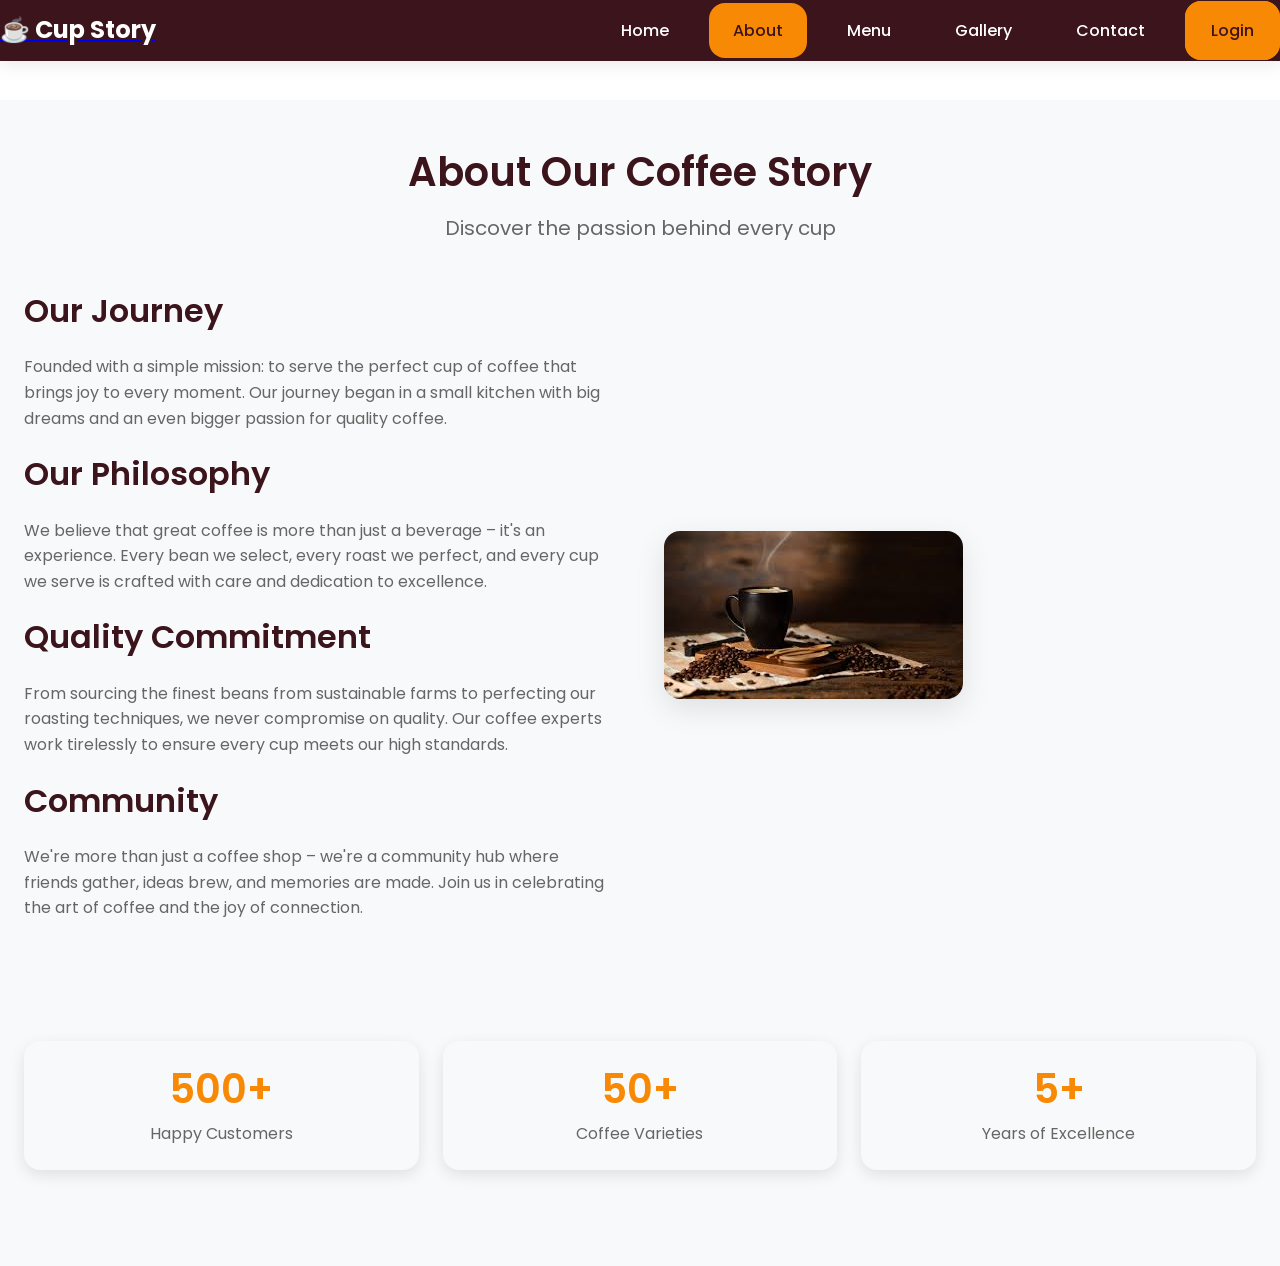
<file: Frontend/about.html>
<!DOCTYPE html>
<html lang="en">
<head>
    <meta charset="UTF-8">
    <meta name="viewport" content="width=device-width, initial-scale=1.0">
    <title>About Us - ☕ Cup Story</title>
    <link rel="stylesheet" href="https://cdnjs.cloudflare.com/ajax/libs/font-awesome/6.5.0/css/all.min.css">
    <link rel="stylesheet" href="style.css">
</head>
<body>
    <!--header/navbar-->
    <header>
        <nav class="navbar section-content">
            <a href="index.html" class="nav-logo">
                <h2 class="logo-text">☕ Cup Story</h2>
            </a>
            
            <ul class="nav-menu">
                <li class="nav-item"><a href="index.html" class="nav-link">Home</a></li>
                <li class="nav-item"><a href="about.html" class="nav-link active">About</a></li>
                <li class="nav-item"><a href="menu.html" class="nav-link">Menu</a></li>
                <li class="nav-item"><a href="gallery.html" class="nav-link">Gallery</a></li>
                <li class="nav-item"><a href="contact.html" class="nav-link">Contact</a></li>
                <li class="nav-item"><a href="login.html" class="nav-link login-btn">Login</a></li>
            </ul>

            <button id="menu-open-button" class="fas fa-bars"></button>
            <button id="menu-close-button" class="fas fa-times"></button>
        </nav>
    </header> 
    
    <main>
        <section class="about-section">
            <div class="section-content">
                <div class="about-header">
                    <h1 class="page-title">About Our Coffee Story</h1>
                    <p class="page-subtitle">Discover the passion behind every cup</p>
                </div>
                
                <div class="about-content">
                    <div class="about-text">
                        <h2>Our Journey</h2>
                        <p>Founded with a simple mission: to serve the perfect cup of coffee that brings joy to every moment. Our journey began in a small kitchen with big dreams and an even bigger passion for quality coffee.</p>
                        
                        <h2>Our Philosophy</h2>
                        <p>We believe that great coffee is more than just a beverage – it's an experience. Every bean we select, every roast we perfect, and every cup we serve is crafted with care and dedication to excellence.</p>
                        
                        <h2>Quality Commitment</h2>
                        <p>From sourcing the finest beans from sustainable farms to perfecting our roasting techniques, we never compromise on quality. Our coffee experts work tirelessly to ensure every cup meets our high standards.</p>
                        
                        <h2>Community</h2>
                        <p>We're more than just a coffee shop – we're a community hub where friends gather, ideas brew, and memories are made. Join us in celebrating the art of coffee and the joy of connection.</p>
                    </div>
                    
                    <div class="about-image">
                        <img src="coffee again.jpeg" alt="Coffee beans and cups" class="about-img">
                    </div>
                </div>
                
                <div class="stats-section">
                    <div class="stat-item">
                        <h3>500+</h3>
                        <p>Happy Customers</p>
                    </div>
                    <div class="stat-item">
                        <h3>50+</h3>
                        <p>Coffee Varieties</p>
                    </div>
                    <div class="stat-item">
                        <h3>5+</h3>
                        <p>Years of Excellence</p>
                    </div>
                </div>
            </div>
        </section>
    </main>
    
    <script src="script.js"></script>
</body>
</html>
</file>
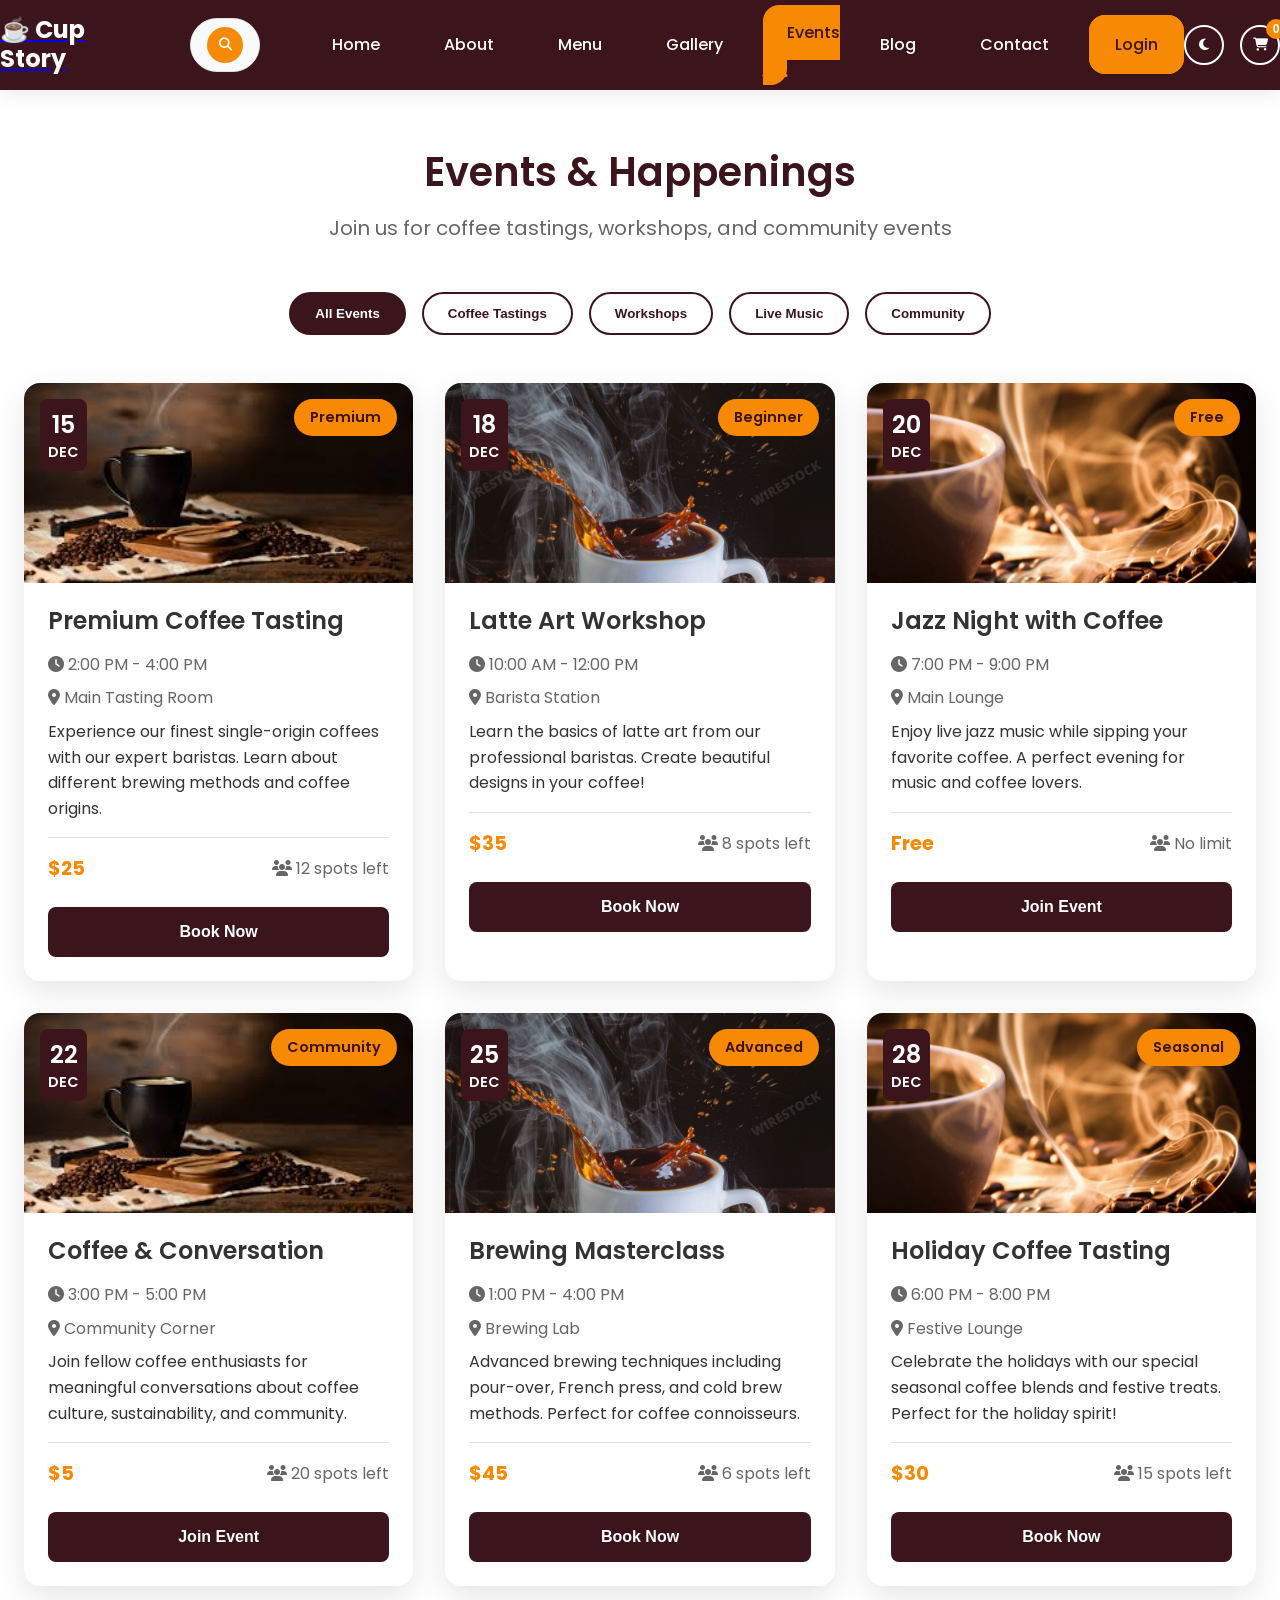
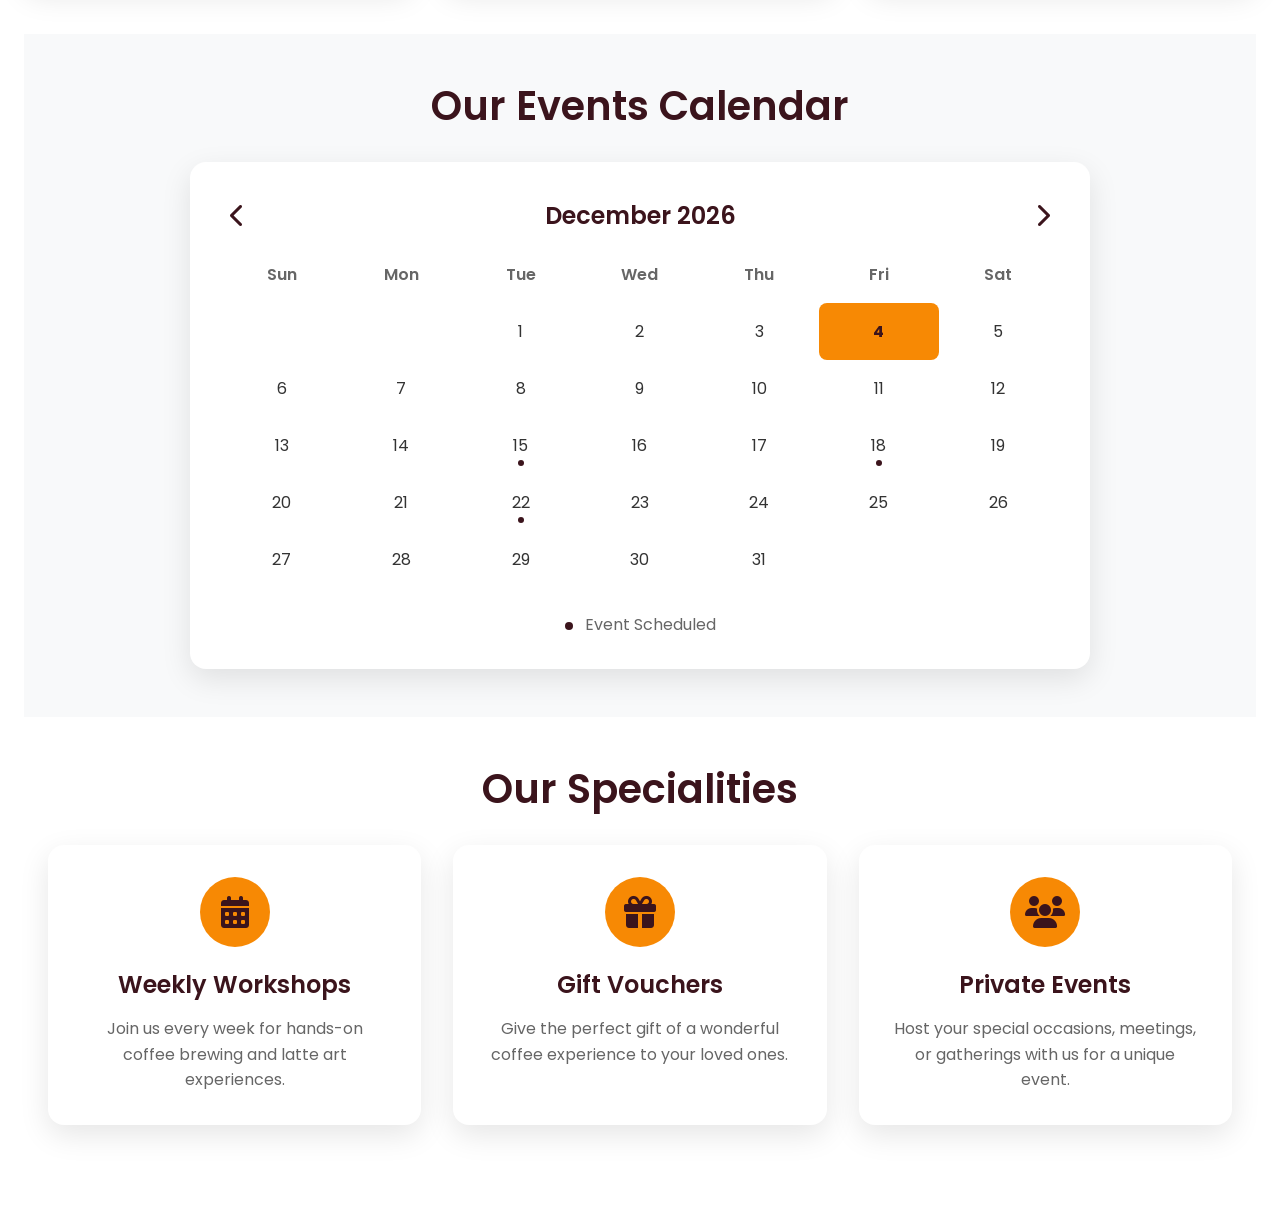
<file: Frontend/events.html>
<!DOCTYPE html>
<html lang="en" data-theme="light">
<head>
    <meta charset="UTF-8">
    <meta name="viewport" content="width=device-width, initial-scale=1.0">
    <title>Events & Calendar - Cup Story</title>
    <link rel="stylesheet" href="https://cdnjs.cloudflare.com/ajax/libs/font-awesome/6.5.0/css/all.min.css">
    <link rel="stylesheet" href="style.css">
</head>
<body>
    <!--header/navbar-->
    <header>
        <nav class="navbar section-content">
            <a href="index.html" class="nav-logo">
                                 <h2 class="logo-text">☕ Cup Story</h2>
            </a>
            
            <div class="nav-center">
                <div class="search-container">
                    <input type="text" placeholder="Search menu items..." class="search-input">
                    <button class="search-btn"><i class="fas fa-search"></i></button>
                </div>
            </div>
            
            <ul class="nav-menu">
                <li class="nav-item"><a href="index.html" class="nav-link">Home</a></li>
                <li class="nav-item"><a href="about.html" class="nav-link">About</a></li>
                <li class="nav-item"><a href="menu.html" class="nav-link">Menu</a></li>
                <li class="nav-item"><a href="gallery.html" class="nav-link">Gallery</a></li>
                <li class="nav-item"><a href="events.html" class="nav-link active">Events</a></li>
                <li class="nav-item"><a href="blog.html" class="nav-link">Blog</a></li>
                <li class="nav-item"><a href="contact.html" class="nav-link">Contact</a></li>
                <li class="nav-item"><a href="login.html" class="nav-link login-btn">Login</a></li>
            </ul>

            <div class="nav-right">
                <button class="theme-toggle" id="themeToggle">
                    <i class="fas fa-moon"></i>
                </button>
                <button class="cart-btn" id="cartBtn">
                    <i class="fas fa-shopping-cart"></i>
                    <span class="cart-count">0</span>
                </button>
                <button id="menu-open-button" class="fas fa-bars"></button>
                <button id="menu-close-button" class="fas fa-times"></button>
            </div>
        </nav>
    </header> 
    
    <main>
        <section class="events-section">
            <div class="section-content">
                <div class="events-header">
                    <h1 class="page-title">Events & Happenings</h1>
                    <p class="page-subtitle">Join us for coffee tastings, workshops, and community events</p>
                </div>
                
                <div class="events-filter">
                    <button class="filter-btn active" data-filter="all">All Events</button>
                    <button class="filter-btn" data-filter="tasting">Coffee Tastings</button>
                    <button class="filter-btn" data-filter="workshop">Workshops</button>
                    <button class="filter-btn" data-filter="live">Live Music</button>
                    <button class="filter-btn" data-filter="community">Community</button>
                </div>
                
                <div class="events-grid filterable-grid">
                    <div class="event-card" data-category="tasting">
                        <div class="event-image">
                            <img src="coffee again.jpeg" alt="Coffee Tasting Event">
                            <div class="event-date">
                                <span class="day">15</span>
                                <span class="month">Dec</span>
                            </div>
                            <div class="event-badge">Premium</div>
                        </div>
                        <div class="event-content">
                            <h3>Premium Coffee Tasting</h3>
                            <p class="event-time"><i class="fas fa-clock"></i> 2:00 PM - 4:00 PM</p>
                            <p class="event-location"><i class="fas fa-map-marker-alt"></i> Main Tasting Room</p>
                            <p class="event-description">Experience our finest single-origin coffees with our expert baristas. Learn about different brewing methods and coffee origins.</p>
                            <div class="event-details">
                                <span class="event-price">$25</span>
                                <span class="event-capacity"><i class="fas fa-users"></i> 12 spots left</span>
                            </div>
                            <button class="book-event-btn">Book Now</button>
                        </div>
                    </div>
                    
                    <div class="event-card" data-category="workshop">
                        <div class="event-image">
                            <img src="coffee cup3.jpeg" alt="Latte Art Workshop">
                            <div class="event-date">
                                <span class="day">18</span>
                                <span class="month">Dec</span>
                            </div>
                            <div class="event-badge">Beginner</div>
                        </div>
                        <div class="event-content">
                            <h3>Latte Art Workshop</h3>
                            <p class="event-time"><i class="fas fa-clock"></i> 10:00 AM - 12:00 PM</p>
                            <p class="event-location"><i class="fas fa-map-marker-alt"></i> Barista Station</p>
                            <p class="event-description">Learn the basics of latte art from our professional baristas. Create beautiful designs in your coffee!</p>
                            <div class="event-details">
                                <span class="event-price">$35</span>
                                <span class="event-capacity"><i class="fas fa-users"></i> 8 spots left</span>
                            </div>
                            <button class="book-event-btn">Book Now</button>
                        </div>
                    </div>
                    
                    <div class="event-card" data-category="live">
                        <div class="event-image">
                            <img src="coffee-cup.webp" alt="Jazz Night">
                            <div class="event-date">
                                <span class="day">20</span>
                                <span class="month">Dec</span>
                            </div>
                            <div class="event-badge">Free</div>
                        </div>
                        <div class="event-content">
                            <h3>Jazz Night with Coffee</h3>
                            <p class="event-time"><i class="fas fa-clock"></i> 7:00 PM - 9:00 PM</p>
                            <p class="event-location"><i class="fas fa-map-marker-alt"></i> Main Lounge</p>
                            <p class="event-description">Enjoy live jazz music while sipping your favorite coffee. A perfect evening for music and coffee lovers.</p>
                            <div class="event-details">
                                <span class="event-price">Free</span>
                                <span class="event-capacity"><i class="fas fa-users"></i> No limit</span>
                            </div>
                            <button class="book-event-btn">Join Event</button>
                        </div>
                    </div>
                    
                    <div class="event-card" data-category="community">
                        <div class="event-image">
                            <img src="coffee again.jpeg" alt="Coffee & Conversation">
                            <div class="event-date">
                                <span class="day">22</span>
                                <span class="month">Dec</span>
                            </div>
                            <div class="event-badge">Community</div>
                        </div>
                        <div class="event-content">
                            <h3>Coffee & Conversation</h3>
                            <p class="event-time"><i class="fas fa-clock"></i> 3:00 PM - 5:00 PM</p>
                            <p class="event-location"><i class="fas fa-map-marker-alt"></i> Community Corner</p>
                            <p class="event-description">Join fellow coffee enthusiasts for meaningful conversations about coffee culture, sustainability, and community.</p>
                            <div class="event-details">
                                <span class="event-price">$5</span>
                                <span class="event-capacity"><i class="fas fa-users"></i> 20 spots left</span>
                            </div>
                            <button class="book-event-btn">Join Event</button>
                        </div>
                    </div>
                    
                    <div class="event-card" data-category="workshop">
                        <div class="event-image">
                            <img src="coffee cup3.jpeg" alt="Brewing Masterclass">
                            <div class="event-date">
                                <span class="day">25</span>
                                <span class="month">Dec</span>
                            </div>
                            <div class="event-badge">Advanced</div>
                        </div>
                        <div class="event-content">
                            <h3>Brewing Masterclass</h3>
                            <p class="event-time"><i class="fas fa-clock"></i> 1:00 PM - 4:00 PM</p>
                            <p class="event-location"><i class="fas fa-map-marker-alt"></i> Brewing Lab</p>
                            <p class="event-description">Advanced brewing techniques including pour-over, French press, and cold brew methods. Perfect for coffee connoisseurs.</p>
                            <div class="event-details">
                                <span class="event-price">$45</span>
                                <span class="event-capacity"><i class="fas fa-users"></i> 6 spots left</span>
                            </div>
                            <button class="book-event-btn">Book Now</button>
                        </div>
                    </div>
                    
                    <div class="event-card" data-category="tasting">
                        <div class="event-image">
                            <img src="coffee-cup.webp" alt="Seasonal Tasting">
                            <div class="event-date">
                                <span class="day">28</span>
                                <span class="month">Dec</span>
                            </div>
                            <div class="event-badge">Seasonal</div>
                        </div>
                        <div class="event-content">
                            <h3>Holiday Coffee Tasting</h3>
                            <p class="event-time"><i class="fas fa-clock"></i> 6:00 PM - 8:00 PM</p>
                            <p class="event-location"><i class="fas fa-map-marker-alt"></i> Festive Lounge</p>
                            <p class="event-description">Celebrate the holidays with our special seasonal coffee blends and festive treats. Perfect for the holiday spirit!</p>
                            <div class="event-details">
                                <span class="event-price">$30</span>
                                <span class="event-capacity"><i class="fas fa-users"></i> 15 spots left</span>
                            </div>
                            <button class="book-event-btn">Book Now</button>
                        </div>
                    </div>
                </div>
                
                <section class="calendar-section">
    <div class="section-content">
        <h2 class="section-title">Our Events Calendar</h2>
        <div class="calendar-container">
            <div class="calendar-header">
                <button class="calendar-nav" id="prevMonth" aria-label="Previous Month"><i class="fas fa-chevron-left"></i></button>
                <h3 id="currentMonth">August 2025</h3>
                <button class="calendar-nav" id="nextMonth" aria-label="Next Month"><i class="fas fa-chevron-right"></i></button>
            </div>
            <div class="calendar-weekdays">
                <div>Sun</div>
                <div>Mon</div>
                <div>Tue</div>
                <div>Wed</div>
                <div>Thu</div>
                <div>Fri</div>
                <div>Sat</div>
            </div>
            <div class="calendar-days" id="calendarGrid">
                </div>
            <div class="calendar-legend">
                <div class="legend-item">
                    <span class="legend-dot"></span> Event Scheduled
                </div>
            </div>
        </div>
    </div>
</section>
                
                <section class="highlights-section">
    <div class="section-content">
        <h2 class="section-title">Our Specialities</h2>
        <div class="highlights-grid">
            <div class="highlight-card">
                <div class="highlight-icon">
                    <i class="fas fa-calendar-alt"></i>
                </div>
                <h3>Weekly Workshops</h3>
                <p>Join us every week for hands-on coffee brewing and latte art experiences.</p>
            </div>
            <div class="highlight-card">
                <div class="highlight-icon">
                    <i class="fas fa-gift"></i>
                </div>
                <h3>Gift Vouchers</h3>
                <p>Give the perfect gift of a wonderful coffee experience to your loved ones.</p>
            </div>
            <div class="highlight-card">
                <div class="highlight-icon">
                    <i class="fas fa-users"></i>
                </div>
                <h3>Private Events</h3>
                <p>Host your special occasions, meetings, or gatherings with us for a unique event.</p>
            </div>
        </div>
    </div>
</section>
            </div>
        </section>
    </main>
    
    <script src="script.js"></script>
</body>
</html>
</file>
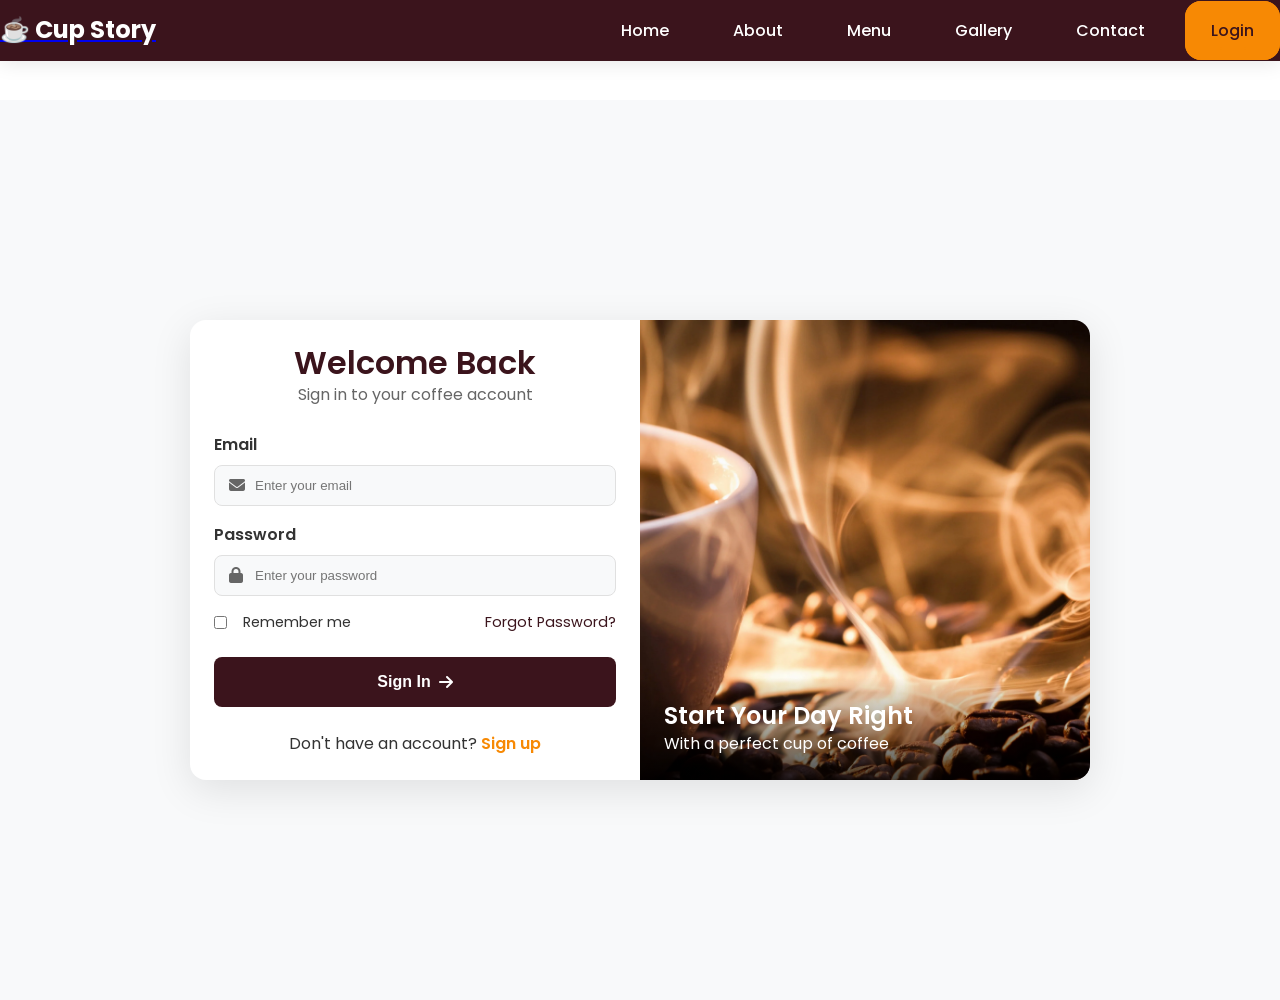
<file: Frontend/login.html>
<!DOCTYPE html>
<html lang="en">
<head>
    <meta charset="UTF-8">
    <meta name="viewport" content="width=device-width, initial-scale=1.0">
    <title>Login - ☕ Cup Story</title>
    <link rel="stylesheet" href="https://cdnjs.cloudflare.com/ajax/libs/font-awesome/6.5.0/css/all.min.css">
    <link rel="stylesheet" href="style.css">
</head>
<body>
    <!--header/navbar-->
    <header>
        <nav class="navbar section-content">
            <a href="index.html" class="nav-logo">
                <h2 class="logo-text">☕ Cup Story</h2>
            </a>
            
            <ul class="nav-menu">
                <li class="nav-item"><a href="index.html" class="nav-link">Home</a></li>
                <li class="nav-item"><a href="about.html" class="nav-link">About</a></li>
                <li class="nav-item"><a href="menu.html" class="nav-link">Menu</a></li>
                <li class="nav-item"><a href="gallery.html" class="nav-link">Gallery</a></li>
                <li class="nav-item"><a href="contact.html" class="nav-link">Contact</a></li>
                <li class="nav-item"><a href="login.html" class="nav-link login-btn active">Login</a></li>
            </ul>

            <button id="menu-open-button" class="fas fa-bars"></button>
            <button id="menu-close-button" class="fas fa-times"></button>
        </nav>
    </header> 
    
    <main>
        <section class="login-section">
            <div class="section-content">
                <div class="login-container">
                    <div class="login-form">
                        <div class="form-header">
                            <h1>Welcome Back</h1>
                            <p>Sign in to your coffee account</p>
                        </div>
                        
                        <form id="loginForm">
                            <div class="form-group">
                                <label for="email">Email</label>
                                <div class="input-wrapper">
                                    <i class="fas fa-envelope"></i>
                                    <input type="email" id="email" name="email" placeholder="Enter your email" required>
                                </div>
                            </div>
                            
                            <div class="form-group">
                                <label for="password">Password</label>
                                <div class="input-wrapper">
                                    <i class="fas fa-lock"></i>
                                    <input type="password" id="password" name="password" placeholder="Enter your password" required>
                                </div>
                            </div>
                            
                            <div class="form-options">
                                <label class="checkbox-wrapper">
                                    <input type="checkbox" id="remember" name="remember">
                                    <span class="checkmark"></span>
                                    Remember me
                                </label>
                                <a href="#" class="forgot-password">Forgot Password?</a>
                            </div>
                            
                            <button type="submit" class="login-button">
                                <span>Sign In</span>
                                <i class="fas fa-arrow-right"></i>
                            </button>
                        </form>
                        
                        <div class="form-footer">
                            <p>Don't have an account? <a href="register.html" class="signup-link">Sign up</a></p>
                        </div>
                    </div>
                    
                    <div class="login-image">
                        <img src="coffee-cup.webp" alt="Coffee cup" class="login-img">
                        <div class="image-overlay">
                            <h3>Start Your Day Right</h3>
                            <p>With a perfect cup of coffee</p>
                        </div>
                    </div>
                </div>
            </div>
        </section>
    </main>
    
    <script src="script.js"></script>
</body>
</html>
</file>
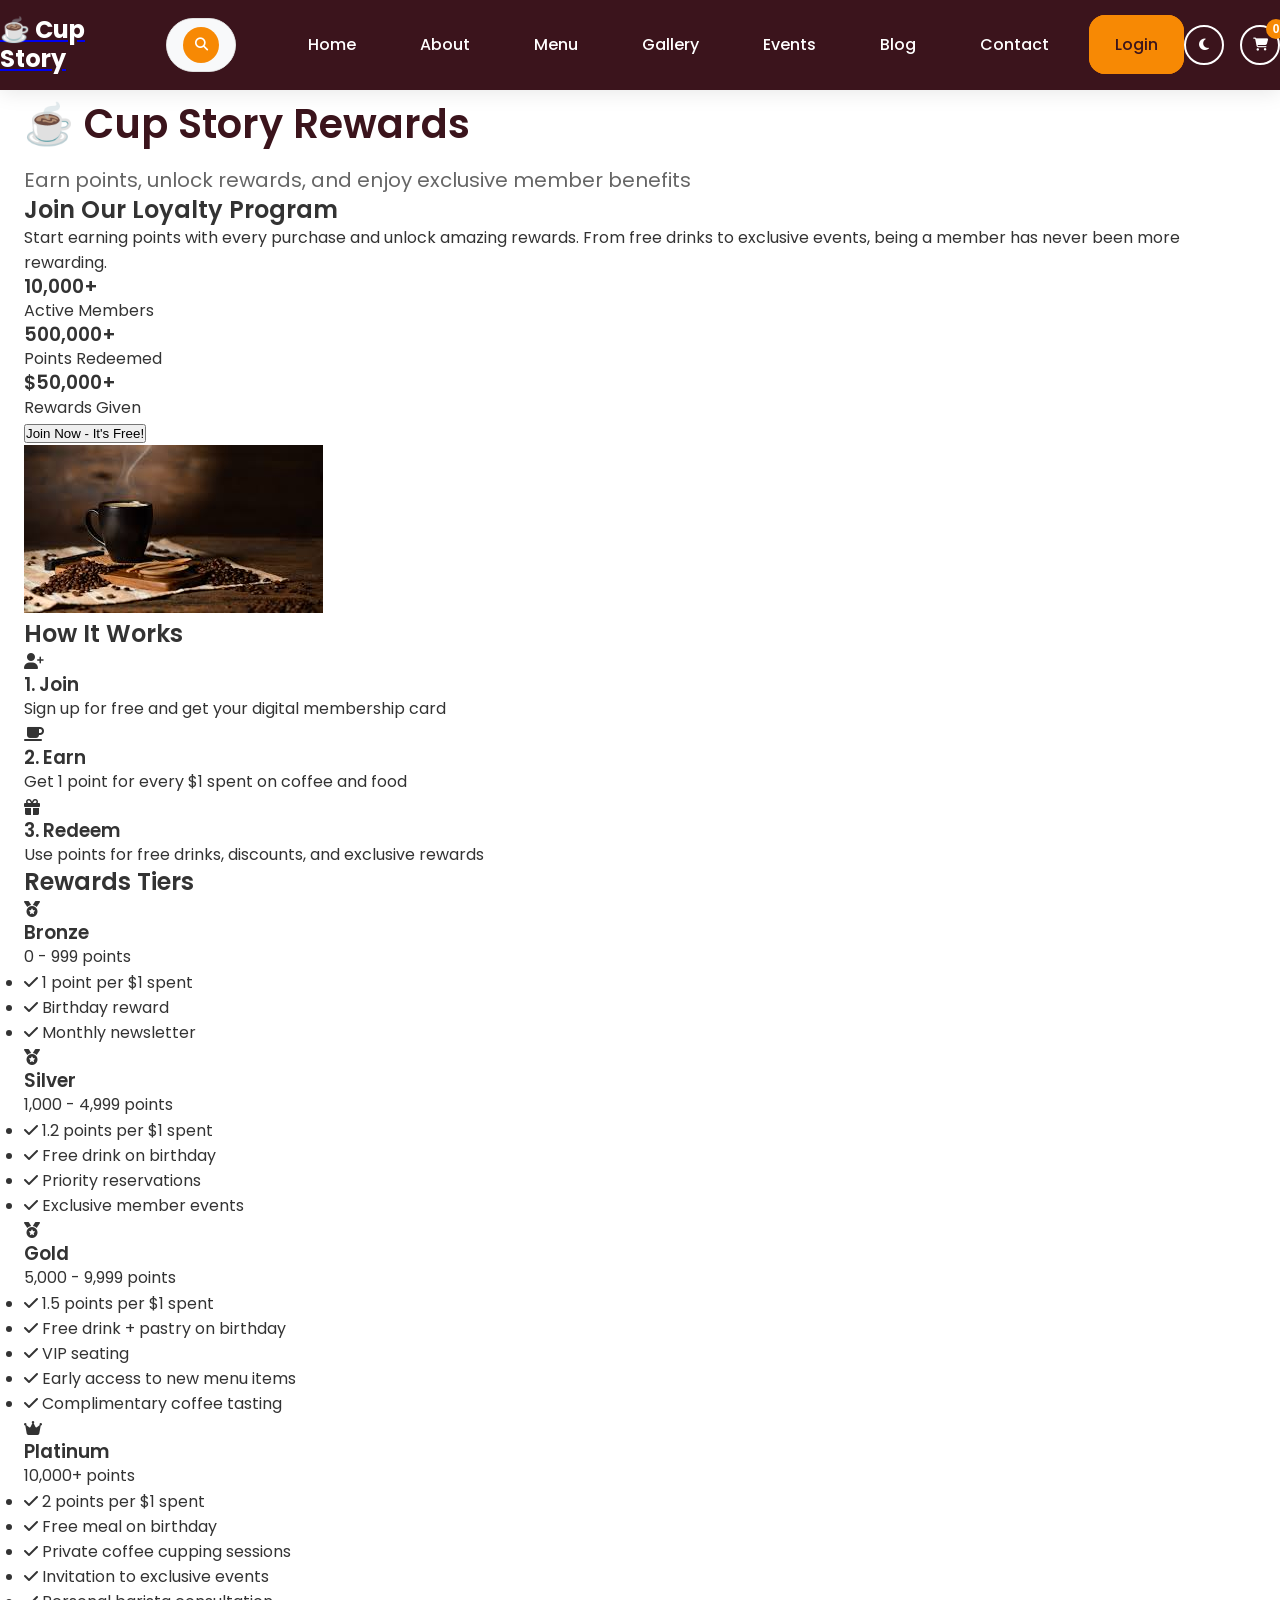
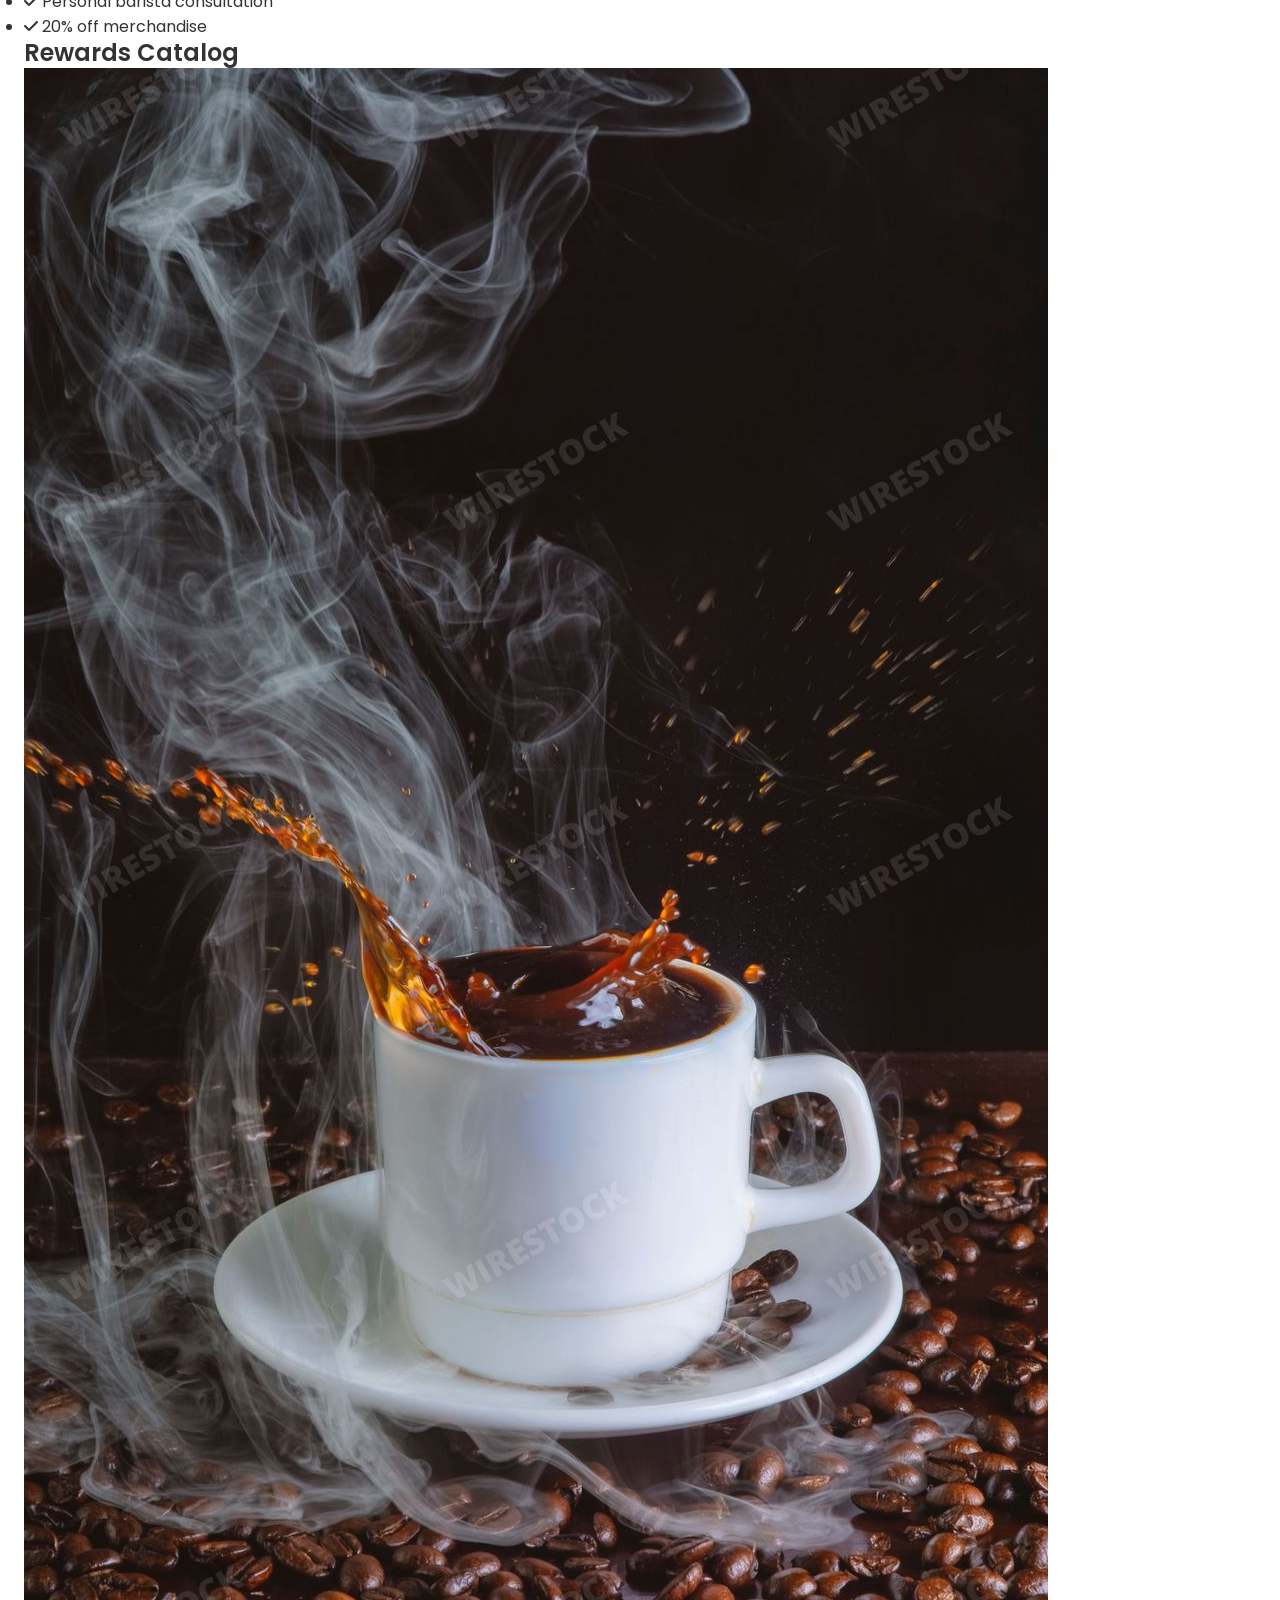
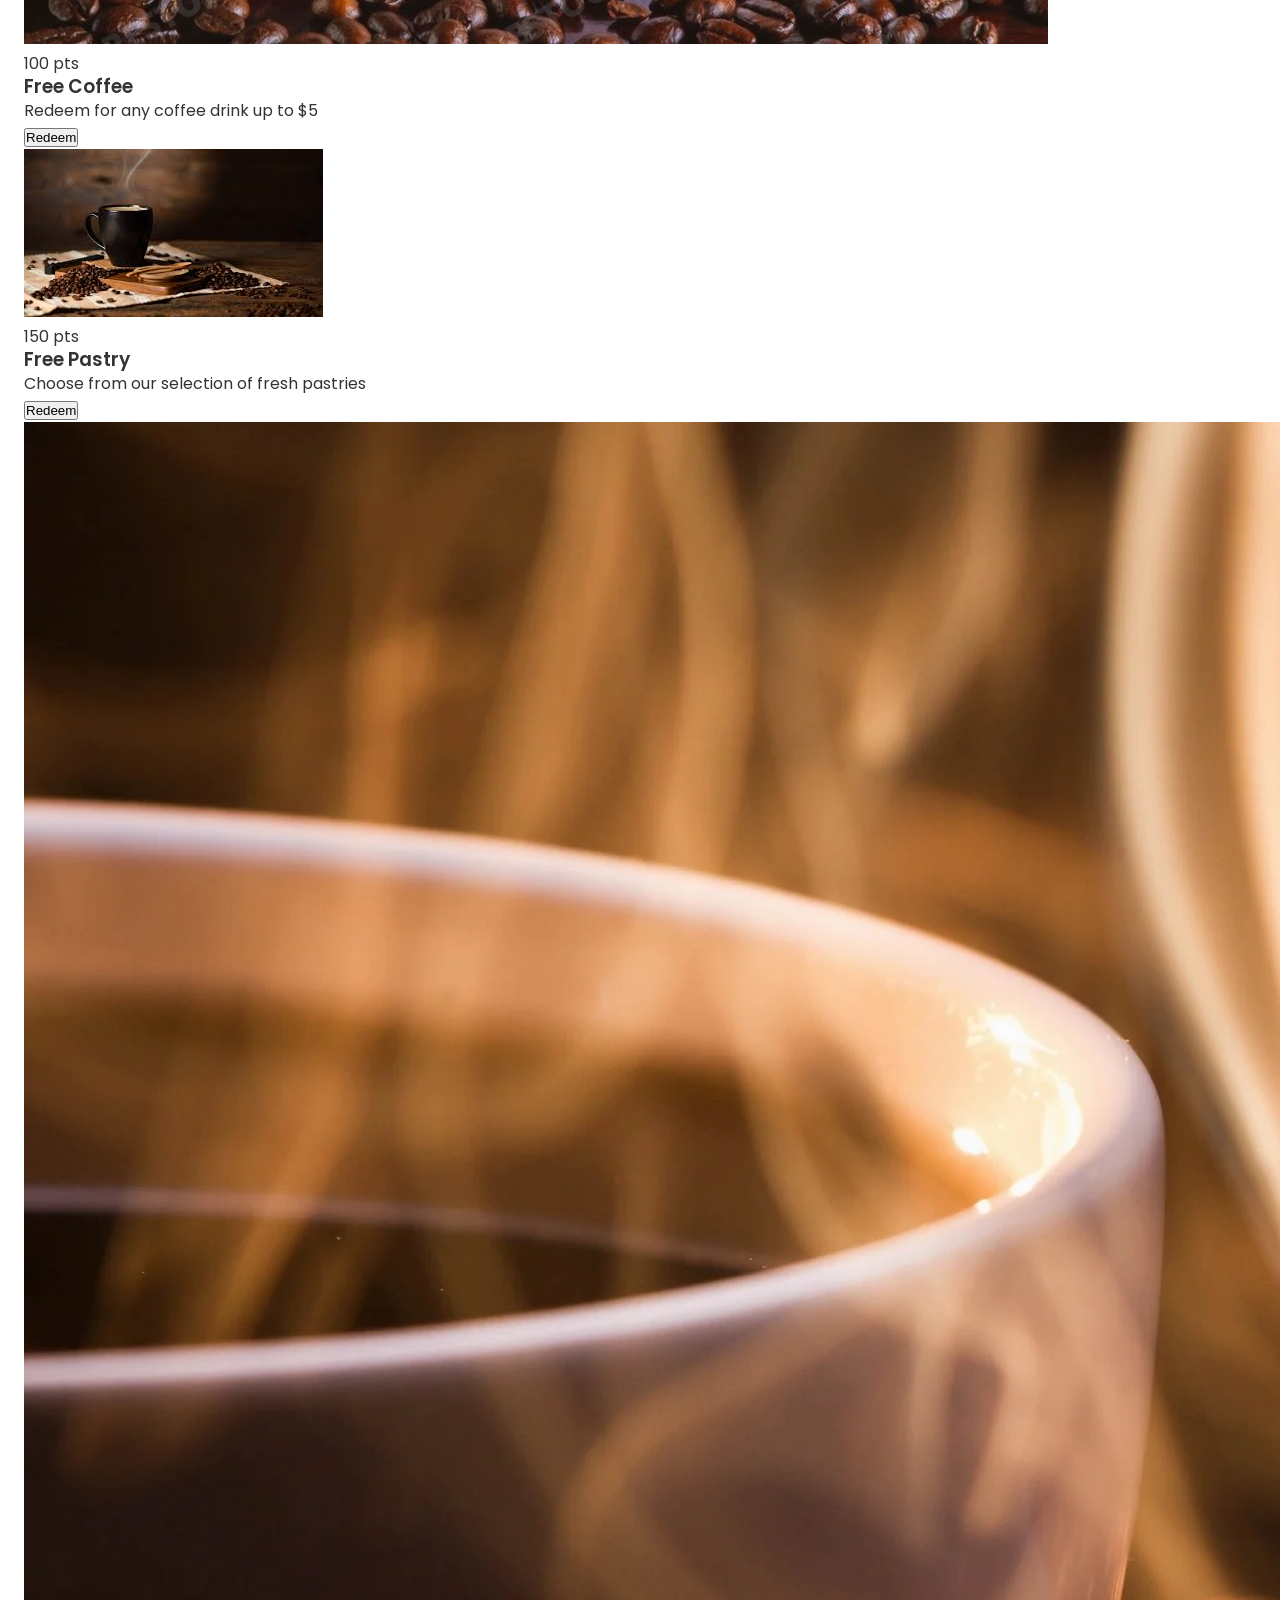
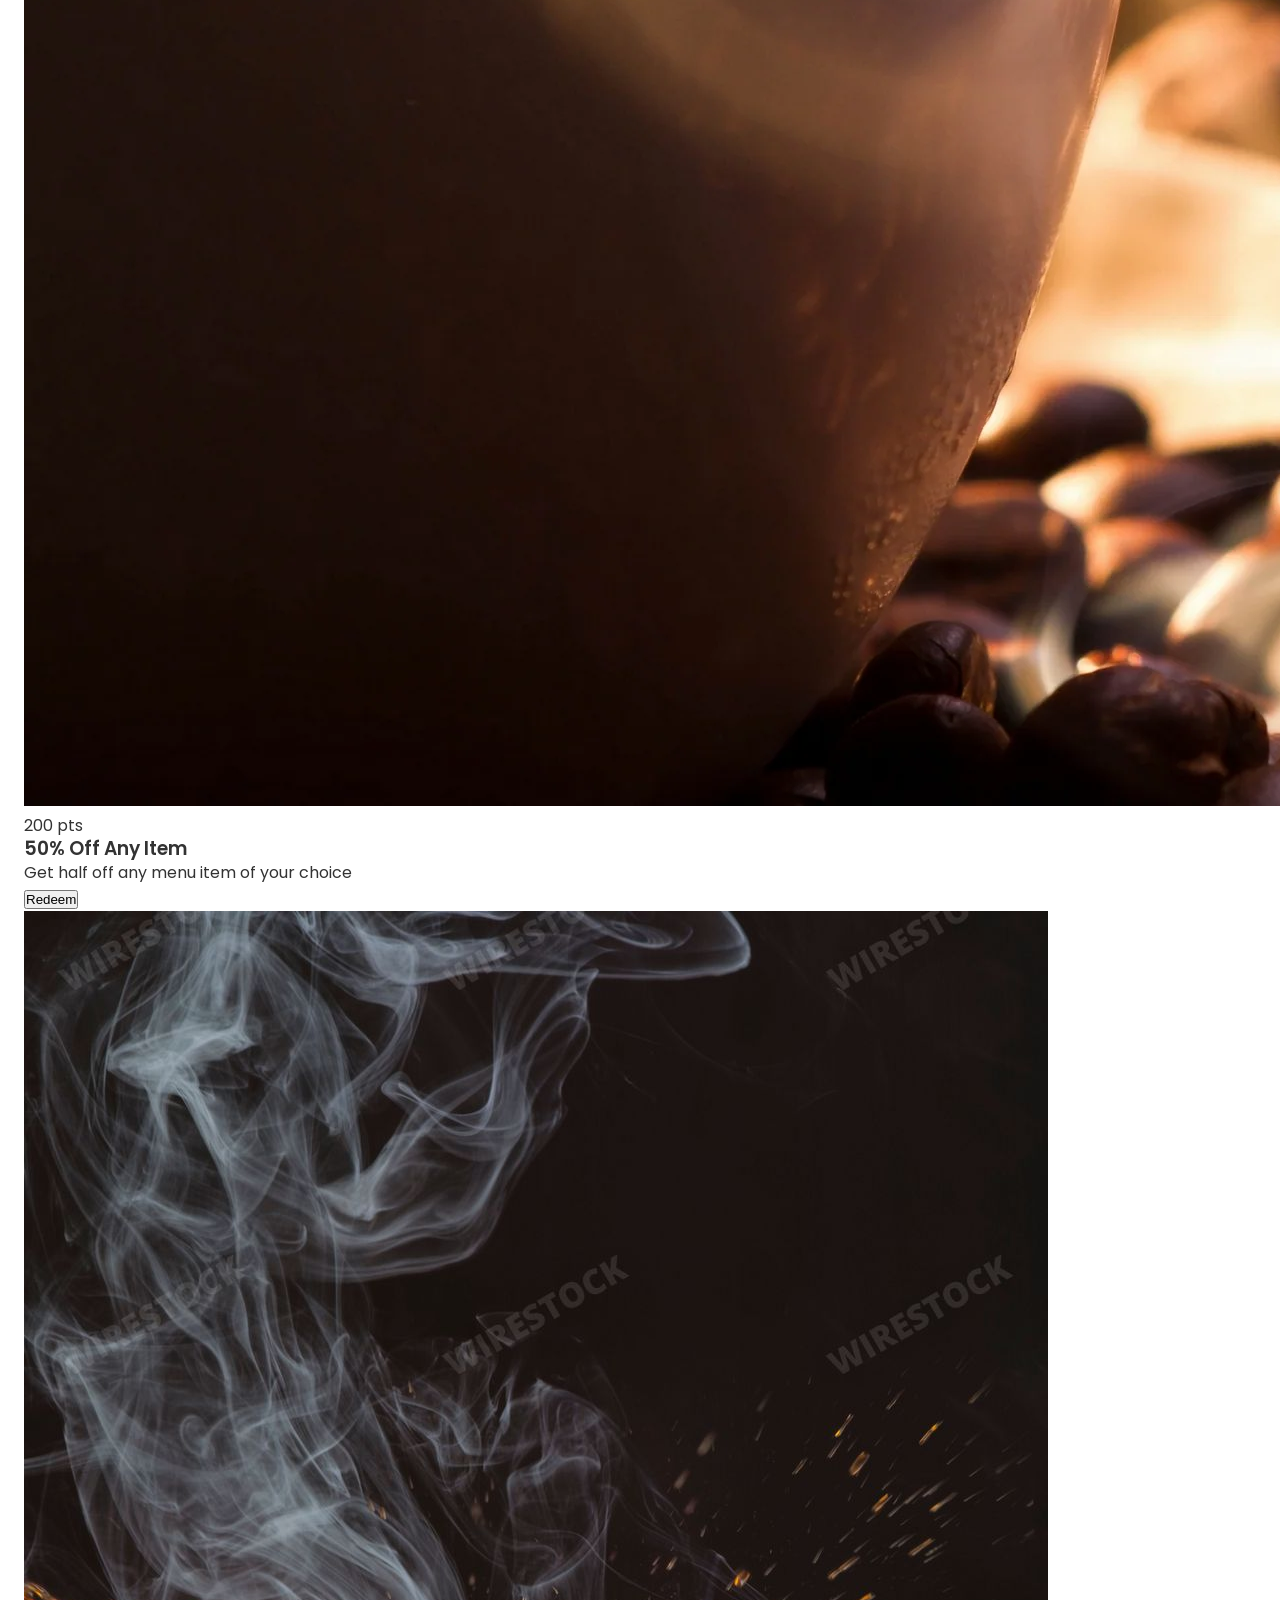
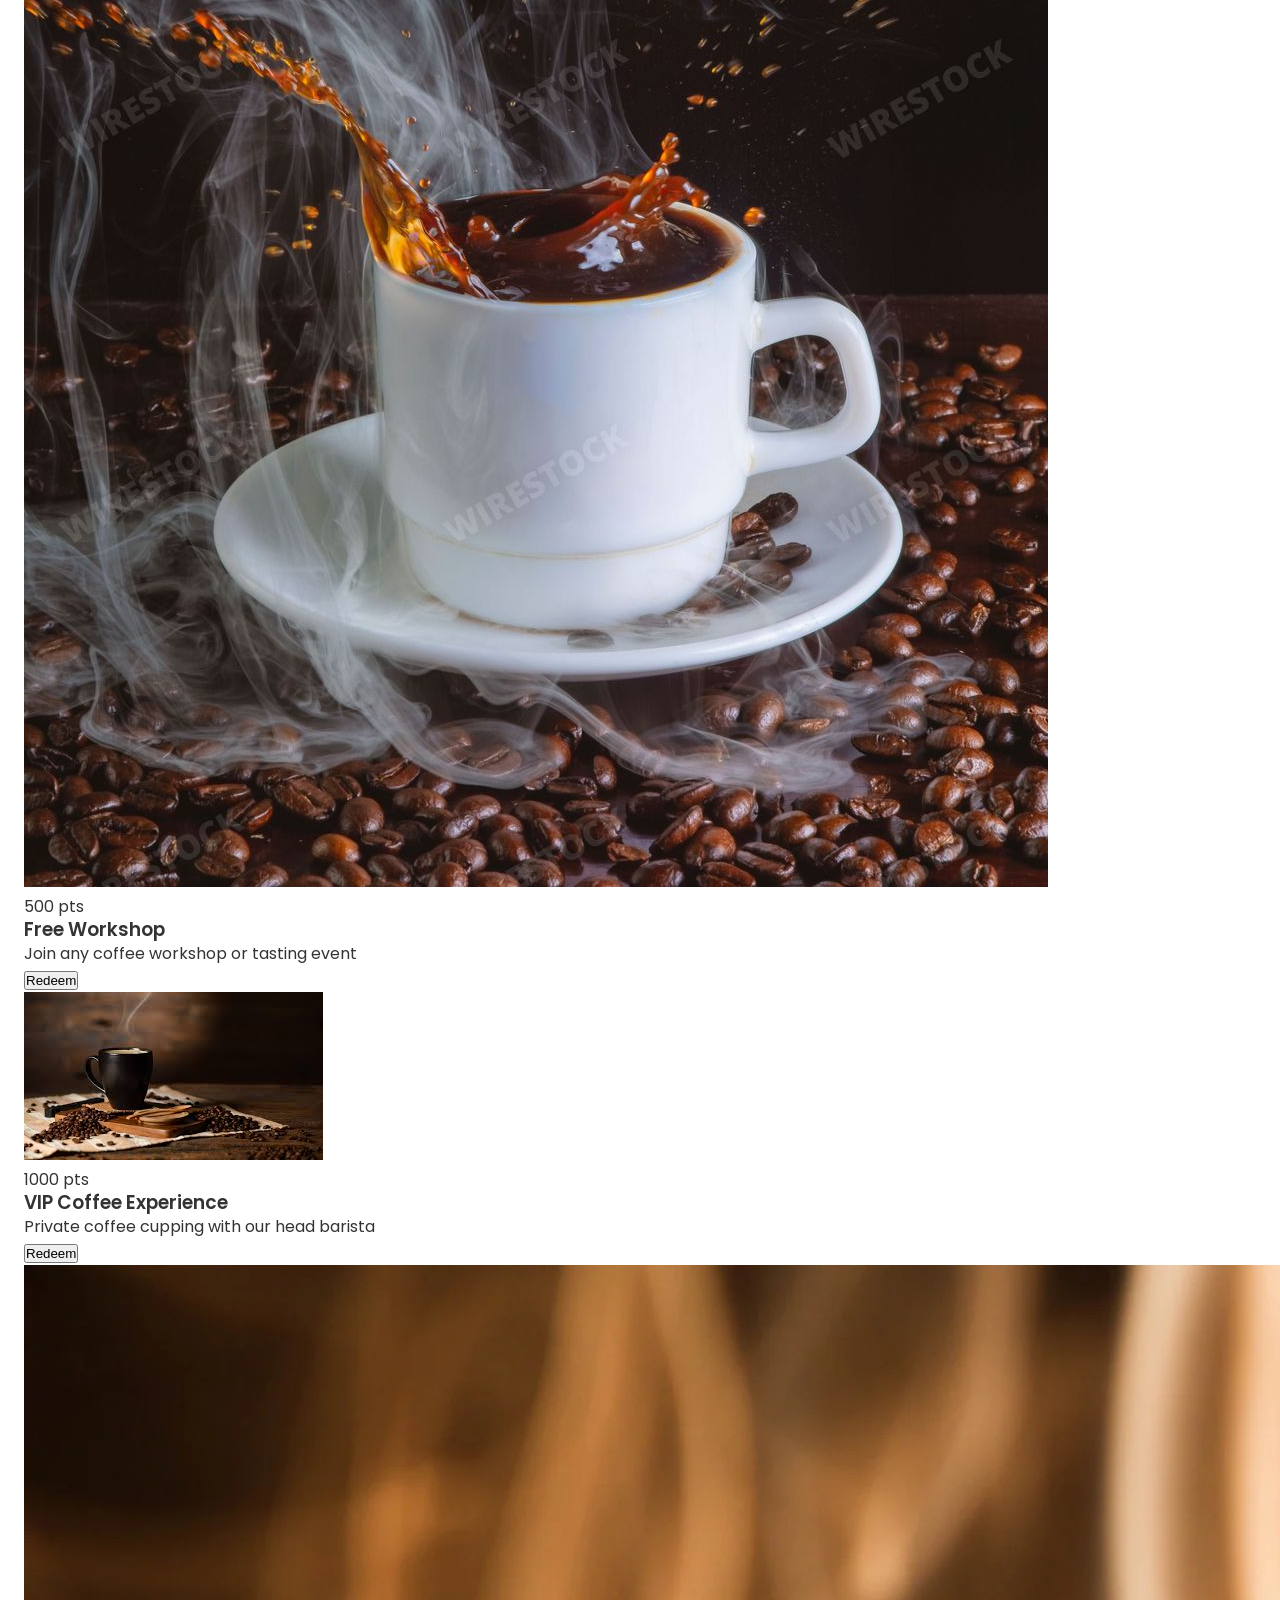
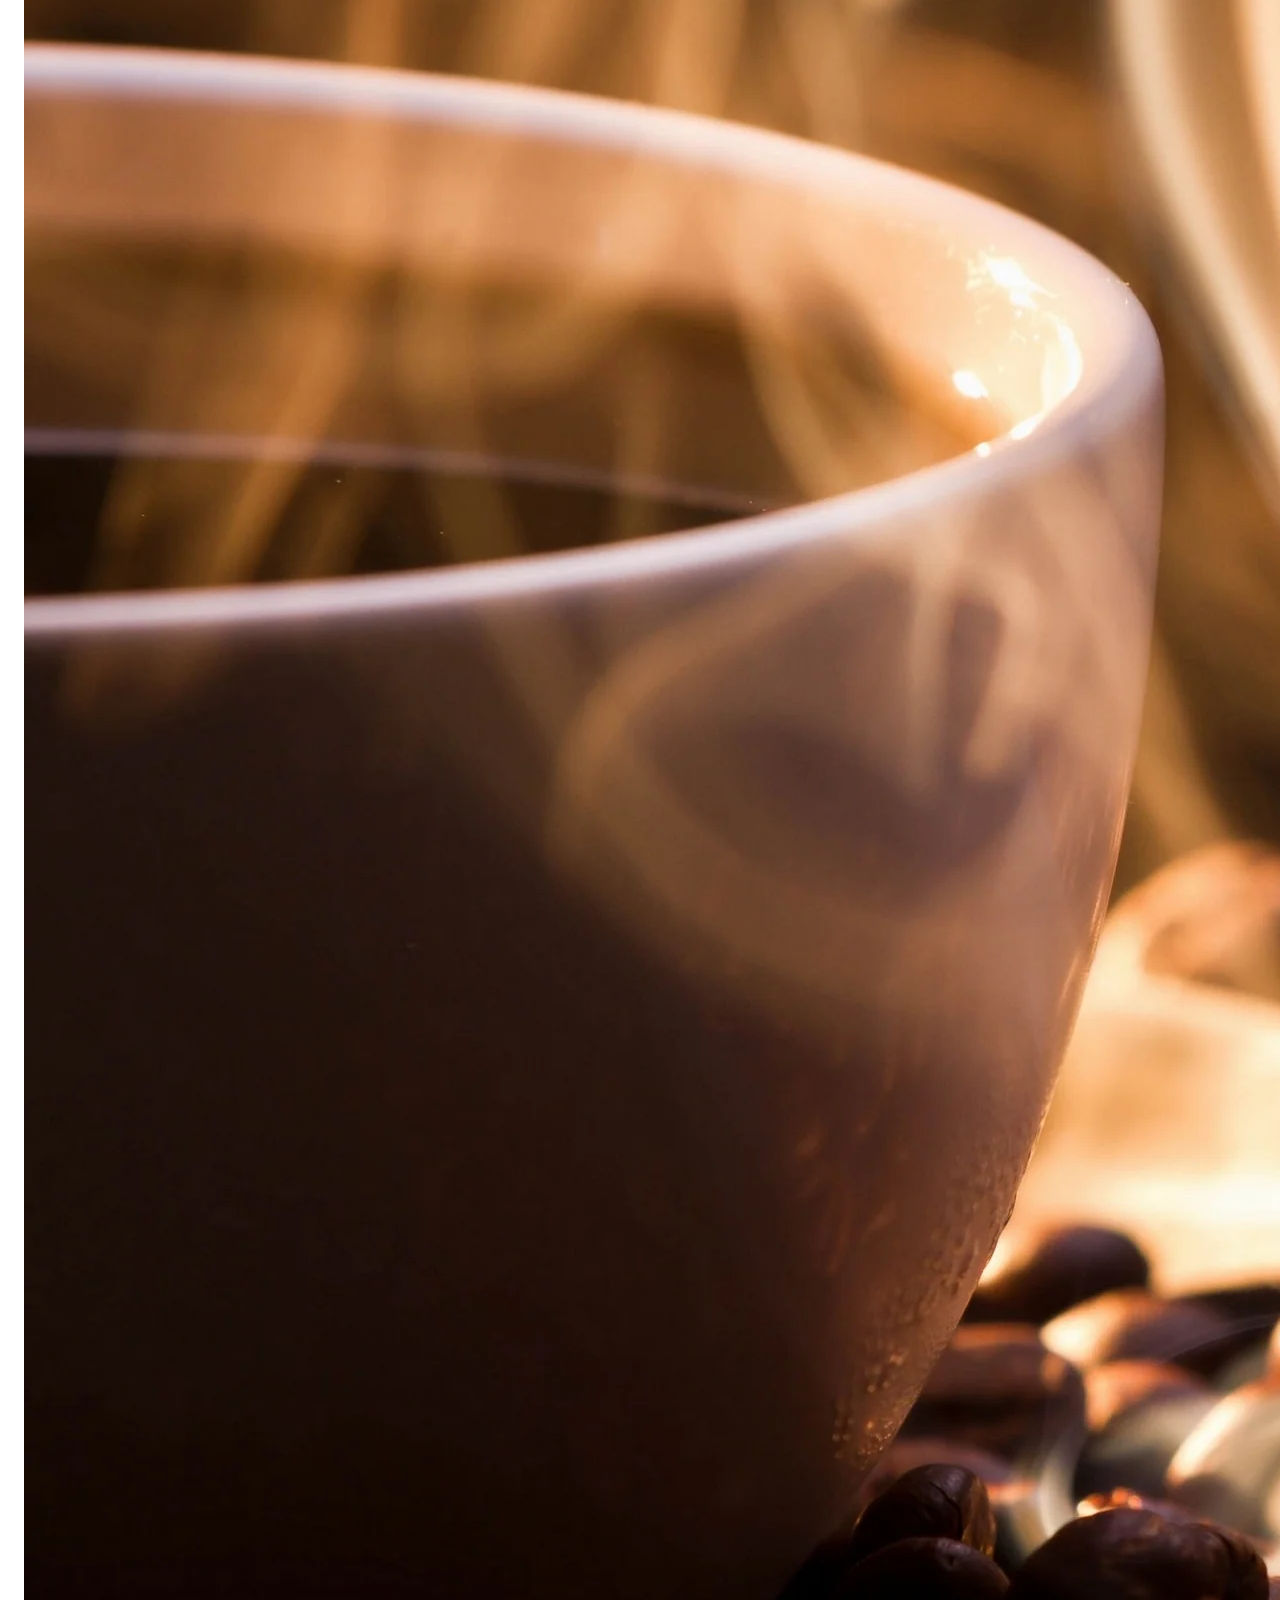
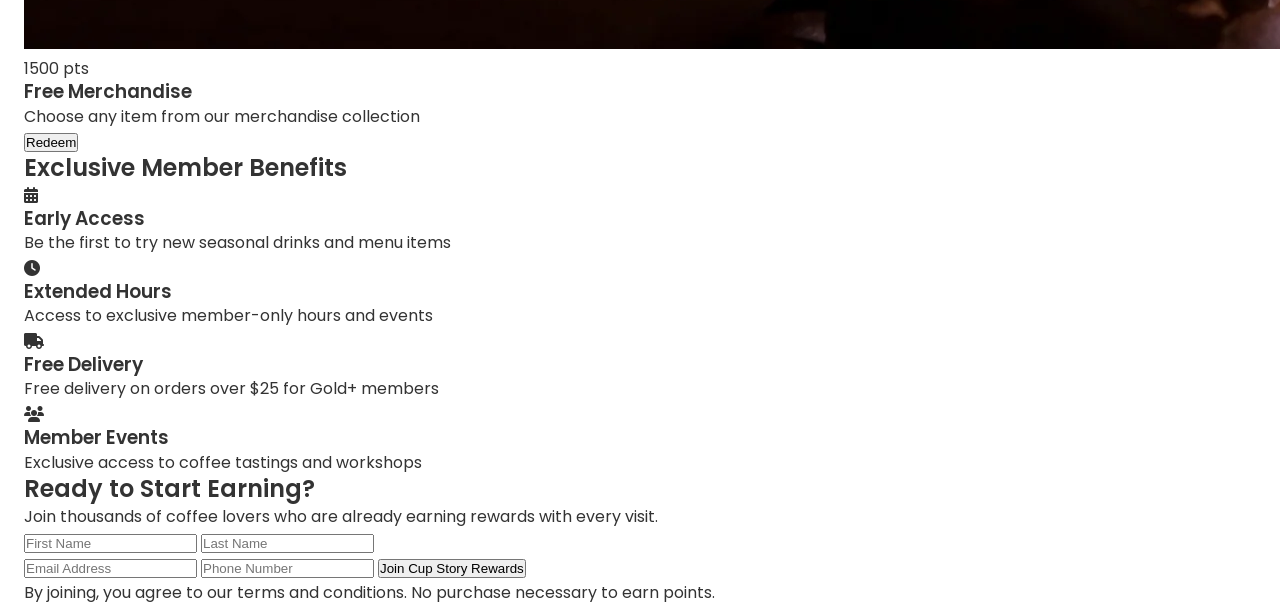
<file: Frontend/loyalty.html>
<!DOCTYPE html>
<html lang="en" data-theme="light">
<head>
    <meta charset="UTF-8">
    <meta name="viewport" content="width=device-width, initial-scale=1.0">
    <title>Loyalty Program - Cup Story</title>
    <link rel="stylesheet" href="https://cdnjs.cloudflare.com/ajax/libs/font-awesome/6.5.0/css/all.min.css">
    <link rel="stylesheet" href="style.css">
</head>
<body>
    <!--header/navbar-->
    <header>
        <nav class="navbar section-content">
            <a href="index.html" class="nav-logo">
                                 <h2 class="logo-text">☕ Cup Story</h2>
            </a>
            
            <div class="nav-center">
                <div class="search-container">
                    <input type="text" placeholder="Search menu items..." class="search-input">
                    <button class="search-btn"><i class="fas fa-search"></i></button>
                </div>
            </div>
            
            <ul class="nav-menu">
                <li class="nav-item"><a href="index.html" class="nav-link">Home</a></li>
                <li class="nav-item"><a href="about.html" class="nav-link">About</a></li>
                <li class="nav-item"><a href="menu.html" class="nav-link">Menu</a></li>
                <li class="nav-item"><a href="gallery.html" class="nav-link">Gallery</a></li>
                <li class="nav-item"><a href="events.html" class="nav-link">Events</a></li>
                <li class="nav-item"><a href="blog.html" class="nav-link">Blog</a></li>
                <li class="nav-item"><a href="contact.html" class="nav-link">Contact</a></li>
                <li class="nav-item"><a href="login.html" class="nav-link login-btn">Login</a></li>
            </ul>

            <div class="nav-right">
                <button class="theme-toggle" id="themeToggle">
                    <i class="fas fa-moon"></i>
                </button>
                <button class="cart-btn" id="cartBtn">
                    <i class="fas fa-shopping-cart"></i>
                    <span class="cart-count">0</span>
                </button>
                <button id="menu-open-button" class="fas fa-bars"></button>
                <button id="menu-close-button" class="fas fa-times"></button>
            </div>
        </nav>
    </header> 
    
    <main>
        <section class="loyalty-section">
            <div class="section-content">
                <div class="loyalty-header">
                    <h1 class="page-title">☕ Cup Story Rewards</h1>
                    <p class="page-subtitle">Earn points, unlock rewards, and enjoy exclusive member benefits</p>
                </div>
                
                <div class="loyalty-hero">
                    <div class="loyalty-info">
                        <h2>Join Our Loyalty Program</h2>
                        <p>Start earning points with every purchase and unlock amazing rewards. From free drinks to exclusive events, being a member has never been more rewarding.</p>
                        <div class="loyalty-stats">
                            <div class="stat">
                                <h3>10,000+</h3>
                                <p>Active Members</p>
                            </div>
                            <div class="stat">
                                <h3>500,000+</h3>
                                <p>Points Redeemed</p>
                            </div>
                            <div class="stat">
                                <h3>$50,000+</h3>
                                <p>Rewards Given</p>
                            </div>
                        </div>
                        <button class="join-loyalty-btn">Join Now - It's Free!</button>
                    </div>
                    <div class="loyalty-image">
                        <img src="coffee again.jpeg" alt="Loyalty Rewards">
                    </div>
                </div>
                
                <div class="how-it-works">
                    <h2>How It Works</h2>
                    <div class="steps-grid">
                        <div class="step">
                            <div class="step-icon">
                                <i class="fas fa-user-plus"></i>
                            </div>
                            <h3>1. Join</h3>
                            <p>Sign up for free and get your digital membership card</p>
                        </div>
                        <div class="step">
                            <div class="step-icon">
                                <i class="fas fa-coffee"></i>
                            </div>
                            <h3>2. Earn</h3>
                            <p>Get 1 point for every $1 spent on coffee and food</p>
                        </div>
                        <div class="step">
                            <div class="step-icon">
                                <i class="fas fa-gift"></i>
                            </div>
                            <h3>3. Redeem</h3>
                            <p>Use points for free drinks, discounts, and exclusive rewards</p>
                        </div>
                    </div>
                </div>
                
                <div class="rewards-tiers">
                    <h2>Rewards Tiers</h2>
                    <div class="tiers-grid">
                        <div class="tier-card bronze">
                            <div class="tier-header">
                                <i class="fas fa-medal"></i>
                                <h3>Bronze</h3>
                                <p>0 - 999 points</p>
                            </div>
                            <ul class="tier-benefits">
                                <li><i class="fas fa-check"></i> 1 point per $1 spent</li>
                                <li><i class="fas fa-check"></i> Birthday reward</li>
                                <li><i class="fas fa-check"></i> Monthly newsletter</li>
                            </ul>
                        </div>
                        
                        <div class="tier-card silver">
                            <div class="tier-header">
                                <i class="fas fa-medal"></i>
                                <h3>Silver</h3>
                                <p>1,000 - 4,999 points</p>
                            </div>
                            <ul class="tier-benefits">
                                <li><i class="fas fa-check"></i> 1.2 points per $1 spent</li>
                                <li><i class="fas fa-check"></i> Free drink on birthday</li>
                                <li><i class="fas fa-check"></i> Priority reservations</li>
                                <li><i class="fas fa-check"></i> Exclusive member events</li>
                            </ul>
                        </div>
                        
                        <div class="tier-card gold">
                            <div class="tier-header">
                                <i class="fas fa-medal"></i>
                                <h3>Gold</h3>
                                <p>5,000 - 9,999 points</p>
                            </div>
                            <ul class="tier-benefits">
                                <li><i class="fas fa-check"></i> 1.5 points per $1 spent</li>
                                <li><i class="fas fa-check"></i> Free drink + pastry on birthday</li>
                                <li><i class="fas fa-check"></i> VIP seating</li>
                                <li><i class="fas fa-check"></i> Early access to new menu items</li>
                                <li><i class="fas fa-check"></i> Complimentary coffee tasting</li>
                            </ul>
                        </div>
                        
                        <div class="tier-card platinum">
                            <div class="tier-header">
                                <i class="fas fa-crown"></i>
                                <h3>Platinum</h3>
                                <p>10,000+ points</p>
                            </div>
                            <ul class="tier-benefits">
                                <li><i class="fas fa-check"></i> 2 points per $1 spent</li>
                                <li><i class="fas fa-check"></i> Free meal on birthday</li>
                                <li><i class="fas fa-check"></i> Private coffee cupping sessions</li>
                                <li><i class="fas fa-check"></i> Invitation to exclusive events</li>
                                <li><i class="fas fa-check"></i> Personal barista consultation</li>
                                <li><i class="fas fa-check"></i> 20% off merchandise</li>
                            </ul>
                        </div>
                    </div>
                </div>
                
                <div class="rewards-catalog">
                    <h2>Rewards Catalog</h2>
                    <div class="rewards-grid">
                        <div class="reward-item">
                            <div class="reward-image">
                                <img src="coffee cup3.jpeg" alt="Free Coffee">
                                <div class="points-required">100 pts</div>
                            </div>
                            <div class="reward-content">
                                <h3>Free Coffee</h3>
                                <p>Redeem for any coffee drink up to $5</p>
                                <button class="redeem-btn">Redeem</button>
                            </div>
                        </div>
                        
                        <div class="reward-item">
                            <div class="reward-image">
                                <img src="coffee again.jpeg" alt="Free Pastry">
                                <div class="points-required">150 pts</div>
                            </div>
                            <div class="reward-content">
                                <h3>Free Pastry</h3>
                                <p>Choose from our selection of fresh pastries</p>
                                <button class="redeem-btn">Redeem</button>
                            </div>
                        </div>
                        
                        <div class="reward-item">
                            <div class="reward-image">
                                <img src="coffee-cup.webp" alt="50% Off">
                                <div class="points-required">200 pts</div>
                            </div>
                            <div class="reward-content">
                                <h3>50% Off Any Item</h3>
                                <p>Get half off any menu item of your choice</p>
                                <button class="redeem-btn">Redeem</button>
                            </div>
                        </div>
                        
                        <div class="reward-item">
                            <div class="reward-image">
                                <img src="coffee cup3.jpeg" alt="Free Workshop">
                                <div class="points-required">500 pts</div>
                            </div>
                            <div class="reward-content">
                                <h3>Free Workshop</h3>
                                <p>Join any coffee workshop or tasting event</p>
                                <button class="redeem-btn">Redeem</button>
                            </div>
                        </div>
                        
                        <div class="reward-item">
                            <div class="reward-image">
                                <img src="coffee again.jpeg" alt="VIP Experience">
                                <div class="points-required">1000 pts</div>
                            </div>
                            <div class="reward-content">
                                <h3>VIP Coffee Experience</h3>
                                <p>Private coffee cupping with our head barista</p>
                                <button class="redeem-btn">Redeem</button>
                            </div>
                        </div>
                        
                        <div class="reward-item">
                            <div class="reward-image">
                                <img src="coffee-cup.webp" alt="Free Merchandise">
                                <div class="points-required">1500 pts</div>
                            </div>
                            <div class="reward-content">
                                <h3>Free Merchandise</h3>
                                <p>Choose any item from our merchandise collection</p>
                                <button class="redeem-btn">Redeem</button>
                            </div>
                        </div>
                    </div>
                </div>
                
                <div class="member-benefits">
                    <h2>Exclusive Member Benefits</h2>
                    <div class="benefits-grid">
                        <div class="benefit-item">
                            <i class="fas fa-calendar-alt"></i>
                            <h3>Early Access</h3>
                            <p>Be the first to try new seasonal drinks and menu items</p>
                        </div>
                        <div class="benefit-item">
                            <i class="fas fa-clock"></i>
                            <h3>Extended Hours</h3>
                            <p>Access to exclusive member-only hours and events</p>
                        </div>
                        <div class="benefit-item">
                            <i class="fas fa-truck"></i>
                            <h3>Free Delivery</h3>
                            <p>Free delivery on orders over $25 for Gold+ members</p>
                        </div>
                        <div class="benefit-item">
                            <i class="fas fa-users"></i>
                            <h3>Member Events</h3>
                            <p>Exclusive access to coffee tastings and workshops</p>
                        </div>
                    </div>
                </div>
                
                <div class="loyalty-signup">
                    <div class="signup-content">
                        <h2>Ready to Start Earning?</h2>
                        <p>Join thousands of coffee lovers who are already earning rewards with every visit.</p>
                        <form class="loyalty-signup-form">
                            <div class="form-row">
                                <input type="text" placeholder="First Name" required>
                                <input type="text" placeholder="Last Name" required>
                            </div>
                            <input type="email" placeholder="Email Address" required>
                            <input type="tel" placeholder="Phone Number" required>
                            <button type="submit" class="signup-submit-btn">Join Cup Story Rewards</button>
                        </form>
                        <p class="signup-note">By joining, you agree to our terms and conditions. No purchase necessary to earn points.</p>
                    </div>
                </div>
            </div>
        </section>
    </main>
    
    <script src="script.js"></script>
</body>
</html>
</file>
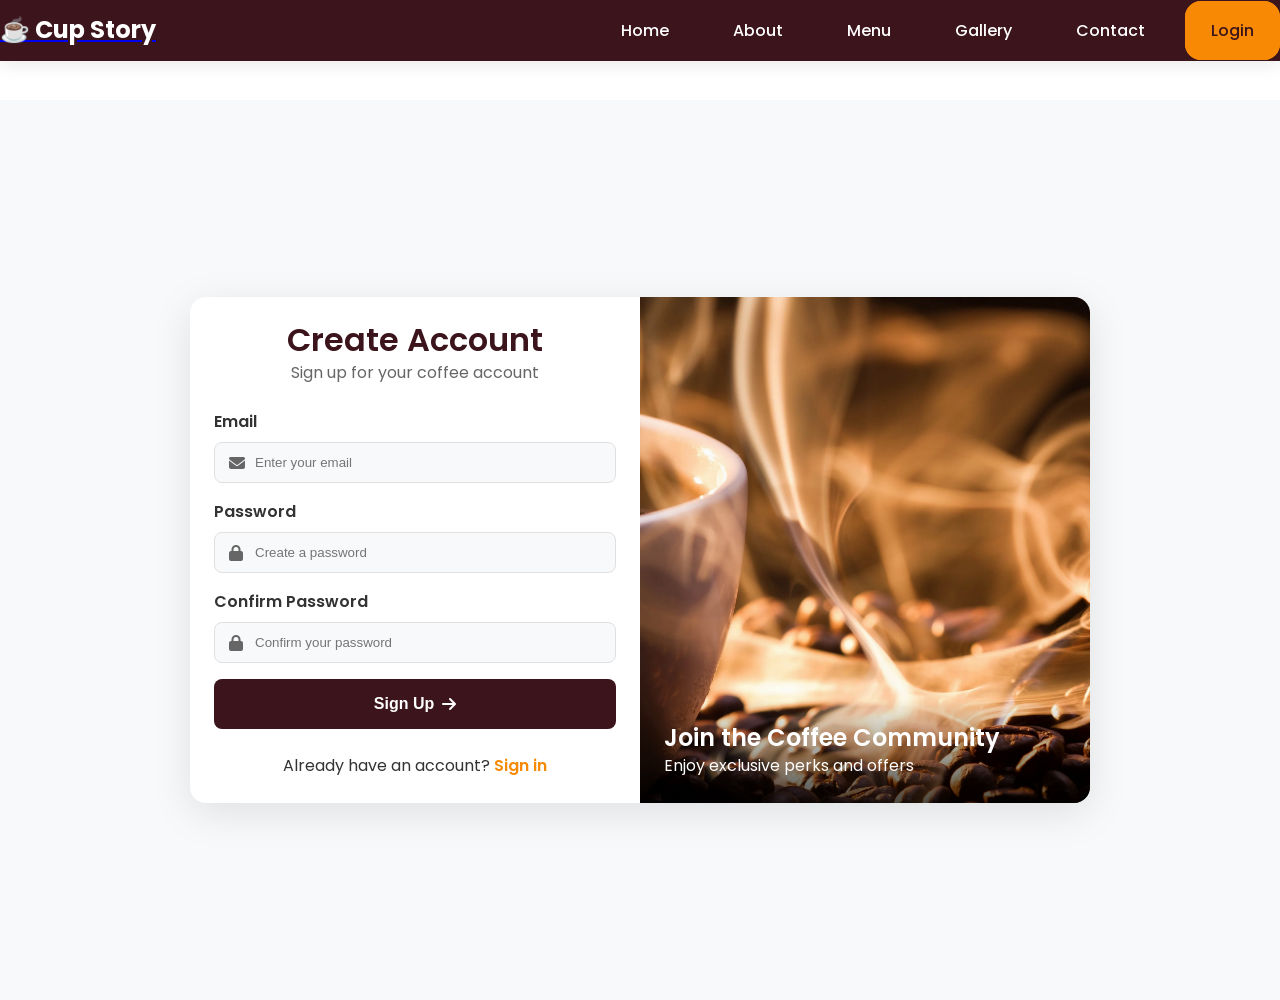
<file: Frontend/register.html>
<!DOCTYPE html>
<html lang="en">
<head>
    <meta charset="UTF-8">
    <meta name="viewport" content="width=device-width, initial-scale=1.0">
    <title>Register - ☕ Cup Story</title>
    <link rel="stylesheet" href="https://cdnjs.cloudflare.com/ajax/libs/font-awesome/6.5.0/css/all.min.css">
    <link rel="stylesheet" href="style.css">
</head>
<body>
    <!--header/navbar-->
    <header>
        <nav class="navbar section-content">
            <a href="index.html" class="nav-logo">
                <h2 class="logo-text">☕ Cup Story</h2>
            </a>
            
            <ul class="nav-menu">
                <li class="nav-item"><a href="index.html" class="nav-link">Home</a></li>
                <li class="nav-item"><a href="about.html" class="nav-link">About</a></li>
                <li class="nav-item"><a href="menu.html" class="nav-link">Menu</a></li>
                <li class="nav-item"><a href="gallery.html" class="nav-link">Gallery</a></li>
                <li class="nav-item"><a href="contact.html" class="nav-link">Contact</a></li>
                <li class="nav-item"><a href="login.html" class="nav-link login-btn">Login</a></li>
            </ul>

            <button id="menu-open-button" class="fas fa-bars"></button>
            <button id="menu-close-button" class="fas fa-times"></button>
        </nav>
    </header> 
    
    <main>
        <section class="login-section">
            <div class="section-content">
                <div class="login-container">
                    <div class="login-form">
                        <div class="form-header">
                            <h1>Create Account</h1>
                            <p>Sign up for your coffee account</p>
                        </div>
                        
                        <form id="registerForm">
                            <div class="form-group">
                                <label for="email">Email</label>
                                <div class="input-wrapper">
                                    <i class="fas fa-envelope"></i>
                                    <input type="email" id="email" name="email" placeholder="Enter your email" required>
                                </div>
                            </div>
                            
                            <div class="form-group">
                                <label for="password">Password</label>
                                <div class="input-wrapper">
                                    <i class="fas fa-lock"></i>
                                    <input type="password" id="password" name="password" placeholder="Create a password" required>
                                </div>
                            </div>

                            <div class="form-group">
                                <label for="confirmPassword">Confirm Password</label>
                                <div class="input-wrapper">
                                    <i class="fas fa-lock"></i>
                                    <input type="password" id="confirmPassword" name="confirmPassword" placeholder="Confirm your password" required>
                                </div>
                            </div>
                            
                            <button type="submit" class="login-button">
                                <span>Sign Up</span>
                                <i class="fas fa-arrow-right"></i>
                            </button>
                        </form>
                        
                        <div class="form-footer">
                            <p>Already have an account? <a href="login.html" class="signup-link">Sign in</a></p>
                        </div>
                    </div>
                    
                    <div class="login-image">
                        <img src="coffee-cup.webp" alt="Coffee cup" class="login-img">
                        <div class="image-overlay">
                            <h3>Join the Coffee Community</h3>
                            <p>Enjoy exclusive perks and offers</p>
                        </div>
                    </div>
                </div>
            </div>
        </section>
    </main>
    
    <script src="script.js"></script>
    <script>
        // Hide login/register form if already signed in
        if (localStorage.getItem('userEmail')) {
            window.location.href = 'index.html';
        }
    </script>
</body>
</html>
</file>
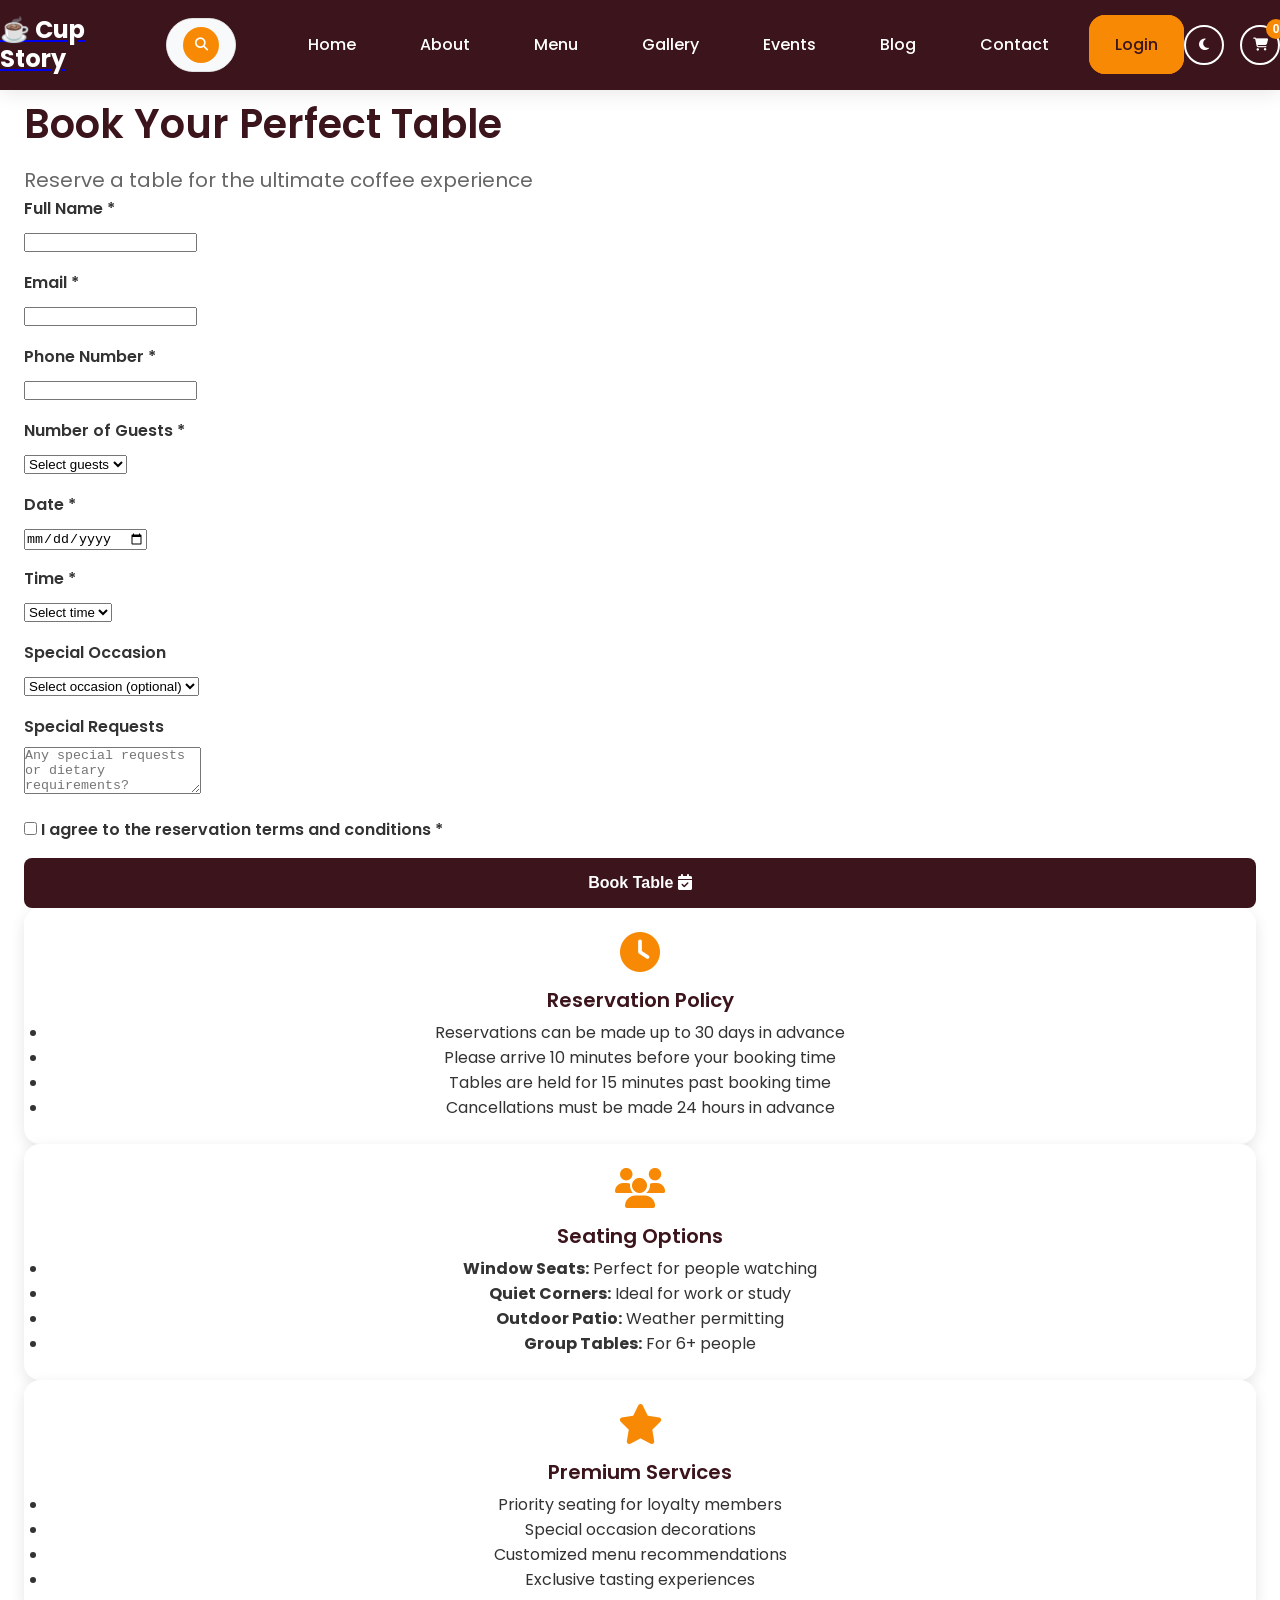
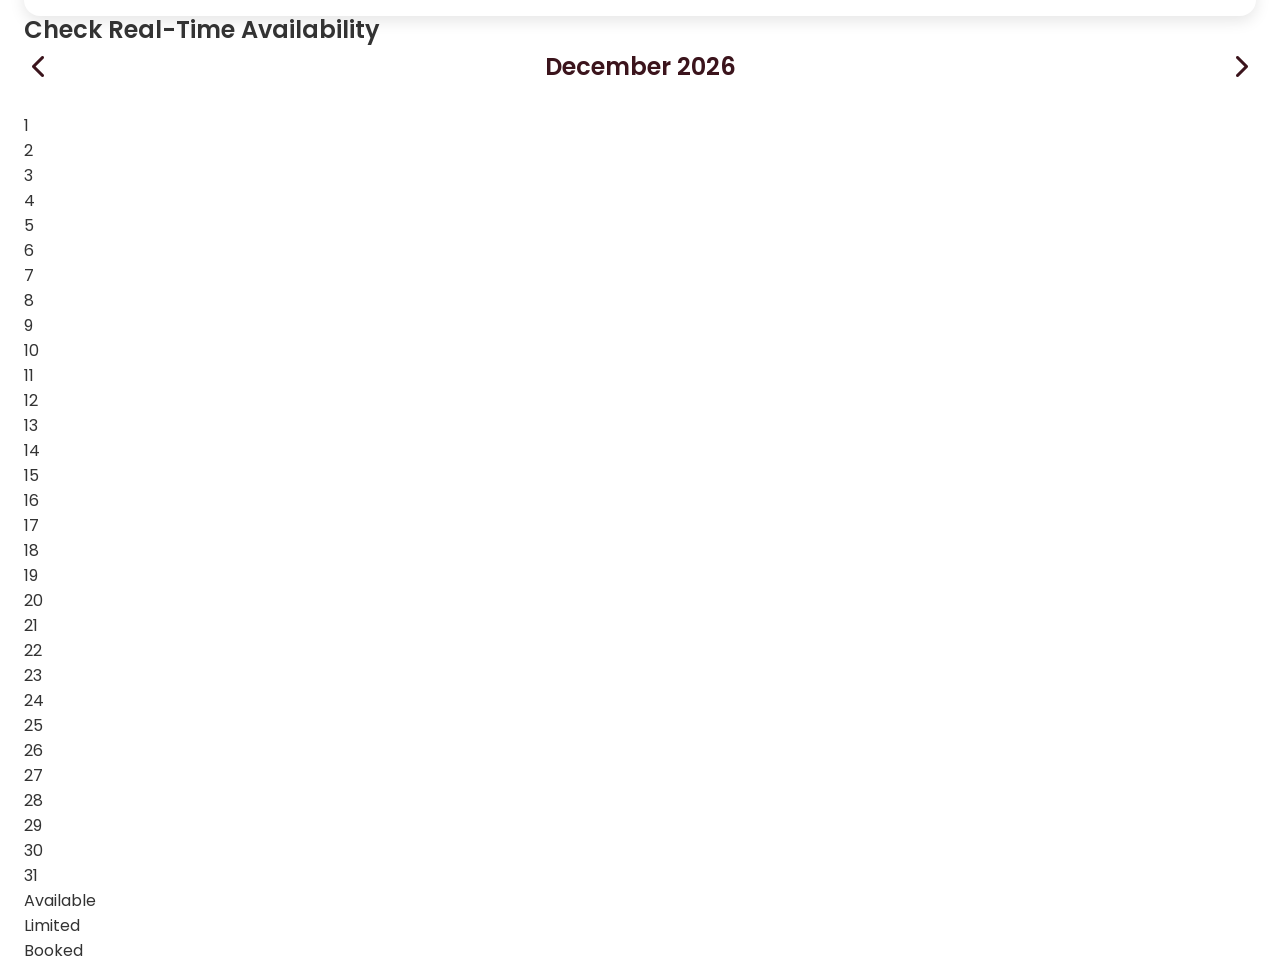
<file: Frontend/reservation.html>
<!DOCTYPE html>
<html lang="en" data-theme="light">
<head>
    <meta charset="UTF-8">
    <meta name="viewport" content="width=device-width, initial-scale=1.0">
    <title>Book a Table - Cup Story</title>
    <link rel="stylesheet" href="https://cdnjs.cloudflare.com/ajax/libs/font-awesome/6.5.0/css/all.min.css">
    <link rel="stylesheet" href="style.css">
</head>
<body>
    <!--header/navbar-->
    <header>
        <nav class="navbar section-content">
            <a href="index.html" class="nav-logo">
                                 <h2 class="logo-text">☕ Cup Story</h2>
            </a>
            
            <div class="nav-center">
                <div class="search-container">
                    <input type="text" placeholder="Search menu items..." class="search-input">
                    <button class="search-btn"><i class="fas fa-search"></i></button>
                </div>
            </div>
            
            <ul class="nav-menu">
                <li class="nav-item"><a href="index.html" class="nav-link">Home</a></li>
                <li class="nav-item"><a href="about.html" class="nav-link">About</a></li>
                <li class="nav-item"><a href="menu.html" class="nav-link">Menu</a></li>
                <li class="nav-item"><a href="gallery.html" class="nav-link">Gallery</a></li>
                <li class="nav-item"><a href="events.html" class="nav-link">Events</a></li>
                <li class="nav-item"><a href="blog.html" class="nav-link">Blog</a></li>
                <li class="nav-item"><a href="contact.html" class="nav-link">Contact</a></li>
                <li class="nav-item"><a href="login.html" class="nav-link login-btn">Login</a></li>
            </ul>

            <div class="nav-right">
                <button class="theme-toggle" id="themeToggle">
                    <i class="fas fa-moon"></i>
                </button>
                <button class="cart-btn" id="cartBtn">
                    <i class="fas fa-shopping-cart"></i>
                    <span class="cart-count">0</span>
                </button>
                <button id="menu-open-button" class="fas fa-bars"></button>
                <button id="menu-close-button" class="fas fa-times"></button>
            </div>
        </nav>
    </header> 
    
    <main>
        <section class="reservation-section">
            <div class="section-content">
                <div class="reservation-header">
                    <h1 class="page-title">Book Your Perfect Table</h1>
                    <p class="page-subtitle">Reserve a table for the ultimate coffee experience</p>
                </div>
                
                <div class="reservation-container">
                    <div class="reservation-form-container">
                        <form class="reservation-form" id="reservationForm">
                            <div class="form-row">
                                <div class="form-group">
                                    <label for="name">Full Name *</label>
                                    <input type="text" id="name" name="name" required>
                                </div>
                                <div class="form-group">
                                    <label for="email">Email *</label>
                                    <input type="email" id="email" name="email" required>
                                </div>
                            </div>
                            
                            <div class="form-row">
                                <div class="form-group">
                                    <label for="phone">Phone Number *</label>
                                    <input type="tel" id="phone" name="phone" required>
                                </div>
                                <div class="form-group">
                                    <label for="guests">Number of Guests *</label>
                                    <select id="guests" name="guests" required>
                                        <option value="">Select guests</option>
                                        <option value="1">1 Person</option>
                                        <option value="2">2 People</option>
                                        <option value="3">3 People</option>
                                        <option value="4">4 People</option>
                                        <option value="5">5 People</option>
                                        <option value="6">6+ People</option>
                                    </select>
                                </div>
                            </div>
                            
                            <div class="form-row">
                                <div class="form-group">
                                    <label for="date">Date *</label>
                                    <input type="date" id="date" name="date" required>
                                </div>
                                <div class="form-group">
                                    <label for="time">Time *</label>
                                    <select id="time" name="time" required>
                                        <option value="">Select time</option>
                                        <option value="07:00">7:00 AM</option>
                                        <option value="08:00">8:00 AM</option>
                                        <option value="09:00">9:00 AM</option>
                                        <option value="10:00">10:00 AM</option>
                                        <option value="11:00">11:00 AM</option>
                                        <option value="12:00">12:00 PM</option>
                                        <option value="13:00">1:00 PM</option>
                                        <option value="14:00">2:00 PM</option>
                                        <option value="15:00">3:00 PM</option>
                                        <option value="16:00">4:00 PM</option>
                                        <option value="17:00">5:00 PM</option>
                                        <option value="18:00">6:00 PM</option>
                                        <option value="19:00">7:00 PM</option>
                                        <option value="20:00">8:00 PM</option>
                                    </select>
                                </div>
                            </div>
                            
                            <div class="form-group">
                                <label for="occasion">Special Occasion</label>
                                <select id="occasion" name="occasion">
                                    <option value="">Select occasion (optional)</option>
                                    <option value="birthday">Birthday</option>
                                    <option value="anniversary">Anniversary</option>
                                    <option value="business">Business Meeting</option>
                                    <option value="date">Date Night</option>
                                    <option value="celebration">Celebration</option>
                                    <option value="other">Other</option>
                                </select>
                            </div>
                            
                            <div class="form-group">
                                <label for="special-requests">Special Requests</label>
                                <textarea id="special-requests" name="special-requests" rows="3" placeholder="Any special requests or dietary requirements?"></textarea>
                            </div>
                            
                            <div class="form-group">
                                <label class="checkbox-wrapper">
                                    <input type="checkbox" id="terms" name="terms" required>
                                    <span class="checkmark"></span>
                                    I agree to the reservation terms and conditions *
                                </label>
                            </div>
                            
                            <button type="submit" class="submit-btn">
                                <span>Book Table</span>
                                <i class="fas fa-calendar-check"></i>
                            </button>
                        </form>
                    </div>
                    
                    <div class="reservation-info">
                        <div class="info-card">
                            <i class="fas fa-clock"></i>
                            <h3>Reservation Policy</h3>
                            <ul>
                                <li>Reservations can be made up to 30 days in advance</li>
                                <li>Please arrive 10 minutes before your booking time</li>
                                <li>Tables are held for 15 minutes past booking time</li>
                                <li>Cancellations must be made 24 hours in advance</li>
                            </ul>
                        </div>
                        
                        <div class="info-card">
                            <i class="fas fa-users"></i>
                            <h3>Seating Options</h3>
                            <ul>
                                <li><strong>Window Seats:</strong> Perfect for people watching</li>
                                <li><strong>Quiet Corners:</strong> Ideal for work or study</li>
                                <li><strong>Outdoor Patio:</strong> Weather permitting</li>
                                <li><strong>Group Tables:</strong> For 6+ people</li>
                            </ul>
                        </div>
                        
                        <div class="info-card">
                            <i class="fas fa-star"></i>
                            <h3>Premium Services</h3>
                            <ul>
                                <li>Priority seating for loyalty members</li>
                                <li>Special occasion decorations</li>
                                <li>Customized menu recommendations</li>
                                <li>Exclusive tasting experiences</li>
                            </ul>
                        </div>
                    </div>
                </div>
                
                <div class="availability-section">
                    <h2>Check Real-Time Availability</h2>
                    <div class="availability-calendar">
                        <div class="calendar-header">
                            <button class="calendar-nav" id="prevMonth"><i class="fas fa-chevron-left"></i></button>
                            <h3 id="currentMonth">December 2024</h3>
                            <button class="calendar-nav" id="nextMonth"><i class="fas fa-chevron-right"></i></button>
                        </div>
                        <div class="calendar-grid" id="calendarGrid">
                            <!-- Calendar will be generated by JavaScript -->
                        </div>
                        <div class="availability-legend">
                            <div class="legend-item">
                                <span class="legend-color available"></span>
                                <span>Available</span>
                            </div>
                            <div class="legend-item">
                                <span class="legend-color limited"></span>
                                <span>Limited</span>
                            </div>
                            <div class="legend-item">
                                <span class="legend-color booked"></span>
                                <span>Booked</span>
                            </div>
                        </div>
                    </div>
                </div>
            </div>
        </section>
    </main>
    
    <script src="script.js"></script>
</body>
</html>
</file>
<file: Frontend/style.css>
@import url('https://fonts.googleapis.com/css2?family=Poppins:wght@300;400;500;600;700&display=swap');

/* CSS Variables for Theme Support */
:root {
  /* Light Theme Colors */
  --white-color: #ffffff;
  --dark-color: #252525;
  --primary-color: #3b141c;
  --secondary-color: #f78904;
  --accent-color: #8b4513;
  --success-color: #28a745;
  --warning-color: #ffc107;
  --error-color: #dc3545;
  --light-gray-color: #f5f5f5;
  --medium-gray-color: #ccc;
  --border-color: #e0e0e0;
  --text-primary: #333333;
  --text-secondary: #666666;
  --background-primary: #ffffff;
  --background-secondary: #f8f9fa;
  --shadow-color: rgba(0, 0, 0, 0.1);
  
  /* Font Sizes */
  --font-size-xs: 0.75rem;
  --font-size-s: 0.9rem;
  --font-size-n: 1rem;
  --font-size-m: 1.12rem;
  --font-size-l: 1.25rem;
  --font-size-xl: 1.5rem;
  --font-size-2xl: 2rem;
  --font-size-3xl: 2.5rem;
  
  /* Font Weights */
  --font-weight-light: 300;
  --font-weight-normal: 400;
  --font-weight-medium: 500;
  --font-weight-semibold: 600;
  --font-weight-bold: 700;
  
  /* Border Radius */
  --border-radius-s: 8px;
  --border-radius-m: 16px;
  --border-radius-l: 24px;
  --border-radius-xl: 32px;
  
  /* Spacing */
  --spacing-xs: 0.5rem;
  --spacing-s: 1rem;
  --spacing-m: 1.5rem;
  --spacing-l: 2rem;
  --spacing-xl: 3rem;
  --spacing-2xl: 4rem;
  
  /* Transitions */
  --transition-fast: 0.2s ease;
  --transition-normal: 0.3s ease;
  --transition-slow: 0.5s ease;
  
  /* Max Width */
  --site-max-width: 1400px;
}

[data-theme="dark"] {
    --white-color: #ffffff;
    --primary-color: #f78904;
    --secondary-color: #3b141c;
    --text-primary: #ffffff;
    --text-secondary: #cccccc;
    --background-primary: #121212;
    --background-secondary: #1e1e1e;
    --shadow-color: rgba(0, 0, 0, 0.5);
    --border-color: #333333;
}

/* Base Styles */
* {
  margin: 0;
  padding: 0;
  box-sizing: border-box;
}

body {
  font-family: 'Poppins', sans-serif;
  background-color: var(--background-primary);
  color: var(--text-primary);
  transition: background-color var(--transition-normal), color var(--transition-normal);
}


/* Typography */
h1, h2, h3, h4, h5, h6 {
  font-weight: var(--font-weight-semibold);
  line-height: 1.2;
}

p {
  line-height: 1.6;
}

/* Layout */
.section-content {
  max-width: var(--site-max-width);
  margin: 0 auto;
  padding: 0 var(--spacing-m);
}

/* Header & Navigation */
header {
  position: fixed;
  top: 0;
  left: 0;
  right: 0;
  background: var(--primary-color);
  box-shadow: 0 2px 20px var(--shadow-color);
  z-index: 1000;
  transition: all var(--transition-normal);
}

.navbar {
  display: flex;
  align-items: center;
  justify-content: space-between;
  padding: var(--spacing-s) 0;
  position: relative;
}

.nav-logo .logo-text {
  color: var(--white-color);
  font-size: var(--font-size-xl);
  font-weight: var(--font-weight-bold);
  transition: color var(--transition-normal);
}

.nav-logo:hover .logo-text {
  color: var(--secondary-color);
}

.nav-center {
  flex: 1;
  display: flex;
  justify-content: center;
  max-width: 400px;
  margin: 0 var(--spacing-xl);
}

/* Fix for search bar alignment */
.search-container {
  position: relative;
  width: 100%;
  display: flex; /* ADD THIS */
  align-items: center; /* ADD THIS */
  background: var(--background-secondary);
  border-radius: var(--border-radius-xl);
  border: 1px solid var(--border-color);
}

.search-input {
  width: 100%;
  padding: var(--spacing-s) var(--spacing-l);
  border: 2px solid transparent;
  border-radius: var(--border-radius-xl);
  background: var(--background-secondary);
  color: var(--text-primary);
  font-size: var(--font-size-s);
  transition: all var(--transition-normal);
}

.search-input:focus {
  outline: none;
  border-color: var(--secondary-color);
  background: var(--background-primary);
  box-shadow: 0 0 0 3px rgba(247, 137, 4, 0.1);
}

.search-btn {
  position: absolute;
  right: var(--spacing-s);
  top: 50%;
  transform: translateY(-50%);
  background: var(--secondary-color);
  color: var(--white-color);
  border: none;
  border-radius: 50%;
  width: 36px;
  height: 36px;
  display: flex;
  align-items: center;
  justify-content: center;
  cursor: pointer;
  transition: all var(--transition-normal);
}

.search-btn:hover {
  background: var(--primary-color);
  transform: translateY(-50%) scale(1.1);
}

.nav-menu {
  display: flex;
  align-items: center;
  gap: var(--spacing-s);
  list-style: none;
}

.nav-link {
  color: var(--white-color);
  text-decoration: none;
  padding: var(--spacing-s) var(--spacing-m);
  border-radius: var(--border-radius-m);
  font-weight: var(--font-weight-medium);
  transition: all var(--transition-normal);
  position: relative;
}

.nav-link:hover,
.nav-link.active {
  background: var(--secondary-color);
  color: var(--primary-color);
}

/* Fix for active nav link underline */
.nav-link.active::after {
  content: '';
  position: absolute;
  bottom: 8px; /* CHANGED FROM -4px */
  left: 50%;
  transform: translateX(-50%);
  width: 25px; /* Increased width slightly */
  height: 3px;
  background: var(--secondary-color);
  border-radius: 2px;
}

.login-btn {
  background: var(--secondary-color);
  color: var(--primary-color);
  font-weight: var(--font-weight-medium);
  border: 2px solid var(--secondary-color);
}

.login-btn:hover {
  background: transparent;
  color: var(--secondary-color);
  border-color: var(--secondary-color);
}

.nav-right {
  display: flex;
  align-items: center;
  gap: var(--spacing-s);
}

.theme-toggle {
  background: transparent;
  color: var(--white-color);
  border: 2px solid var(--white-color);
  border-radius: 50%;
  width: 40px;
  height: 40px;
  display: flex;
  align-items: center;
  justify-content: center;
  cursor: pointer;
  transition: all var(--transition-normal);
}

.theme-toggle:hover {
  background: var(--white-color);
  color: var(--primary-color);
}

.cart-btn {
  position: relative;
  background: transparent;
  color: var(--white-color);
  border: 2px solid var(--white-color);
  border-radius: 50%;
  width: 40px;
  height: 40px;
  display: flex;
  align-items: center;
  justify-content: center;
  cursor: pointer;
  transition: all var(--transition-normal);
}

.cart-btn:hover {
  background: var(--white-color);
  color: var(--primary-color);
}

.cart-count {
  position: absolute;
  top: -8px;
  right: -8px;
  background: var(--secondary-color);
  color: var(--white-color);
  border-radius: 50%;
  width: 20px;
  height: 20px;
  display: flex;
  align-items: center;
  justify-content: center;
  font-size: var(--font-size-xs);
  font-weight: var(--font-weight-bold);
}

/* Mobile Menu */
#menu-open-button,
#menu-close-button {
  display: none;
  background: transparent;
  color: var(--white-color);
  border: none;
  font-size: var(--font-size-l);
  cursor: pointer;
}

/* Fix for white line below navbar */
.hero-section {
  position: relative;
  min-height: 100vh;
  display: flex;
  align-items: center;
  overflow: hidden;
  padding-top: 0; /* CHANGED FROM 80px */
}

.hero-video-container {
  position: absolute;
  top: 0;
  left: 0;
  width: 100%;
  height: 100%;
  z-index: -2;
}

.hero-video,
.hero-fallback {
  width: 100%;
  height: 100%;
  object-fit: cover;
}

.hero-overlay {
  position: absolute;
  top: 0;
  left: 0;
  width: 100%;
  height: 100%;
  background: linear-gradient(135deg, rgba(59, 20, 28, 0.8) 0%, rgba(0, 0, 0, 0.6) 100%);
  z-index: -1;
}

.hero-details {
  color: var(--white-color);
  max-width: 600px;
  z-index: 1;
}

.hero-details .title {
  font-size: var(--font-size-3xl);
  color: var(--secondary-color);
  margin-bottom: var(--spacing-s);
  font-weight: var(--font-weight-bold);
}

.hero-details .subtitle {
  font-size: var(--font-size-xl);
  margin-bottom: var(--spacing-m);
  font-weight: var(--font-weight-semibold);
}

.hero-details .description {
  font-size: var(--font-size-m);
  margin-bottom: var(--spacing-xl);
  opacity: 0.9;
}

.buttons {
  display: flex;
  gap: var(--spacing-m);
  flex-wrap: wrap;
}

.button {
  display: inline-flex;
  align-items: center;
  gap: var(--spacing-s);
  padding: var(--spacing-m) var(--spacing-xl);
  border: 2px solid transparent;
  border-radius: var(--border-radius-m);
  text-decoration: none;
  font-weight: var(--font-weight-medium);
  transition: all var(--transition-normal);
  cursor: pointer;
}

.order-now {
  background: var(--secondary-color);
  color: var(--primary-color);
}

.order-now:hover {
  background: transparent;
  color: var(--secondary-color);
  border-color: var(--secondary-color);
  transform: translateY(-2px);
}

.book-table {
  background: transparent;
  color: var(--white-color);
  border-color: var(--white-color);
}

.book-table:hover {
  background: var(--white-color);
  color: var(--primary-color);
  transform: translateY(-2px);
}

.contact-us {
  background: transparent;
  color: var(--white-color);
  border-color: var(--white-color);
}

.contact-us:hover {
  background: var(--secondary-color);
  color: var(--primary-color);
  border-color: var(--secondary-color);
  transform: translateY(-2px);
}

.hero-features {
  position: absolute;
  bottom: var(--spacing-xl);
  right: var(--spacing-xl);
  display: flex;
  gap: var(--spacing-l);
}

.feature-item {
  display: flex;
  align-items: center;
  gap: var(--spacing-s);
  background: rgba(255, 255, 255, 0.1);
  backdrop-filter: blur(10px);
  padding: var(--spacing-s) var(--spacing-m);
  border-radius: var(--border-radius-m);
  color: var(--white-color);
}

.feature-item i {
  color: var(--secondary-color);
  font-size: 20px;
}

/* Quick Order Section */
.quick-order-section {
  padding: var(--spacing-2xl) 0;
  background: var(--background-secondary);
}

.quick-order-section h2 {
  text-align: center;
  margin-bottom: var(--spacing-xl);
  font-size: var(--font-size-2xl);
  color: var(--text-primary);
}

.quick-order-grid {
  display: grid;
  grid-template-columns: repeat(auto-fit, minmax(250px, 1fr));
  gap: var(--spacing-l);
}

.quick-order-item {
  background: var(--background-primary);
  border-radius: var(--border-radius-m);
  overflow: hidden;
  box-shadow: 0 4px 20px var(--shadow-color);
  transition: transform var(--transition-normal);
  text-align: center;
}

.quick-order-item:hover {
  transform: translateY(-5px);
}

.quick-order-item img {
  width: 100%;
  height: 200px;
  object-fit: cover;
  margin-bottom: 15px;
}

.quick-order-item h3 {
  padding: 0 var(--spacing-m);
  margin-bottom: 10px;
  color: var(--text-primary);
}

.quick-order-item .price {
  font-size: 18px;
  font-weight: bold;
  color: var(--primary-color);
  margin-bottom: 15px;
}

.quick-add-btn {
  background: var(--primary-color);
  color: white;
  border: none;
  padding: 10px 20px;
  border-radius: 25px;
  cursor: pointer;
  transition: background 0.3s ease;
  margin: 0 var(--spacing-m) var(--spacing-m);
}

.quick-add-btn:hover {
  background: var(--secondary-color);
}

/* Offers Section */
.offers-section {
  padding: var(--spacing-2xl) 0;
}

.offers-section h2 {
  text-align: center;
  margin-bottom: var(--spacing-xl);
  font-size: var(--font-size-2xl);
}

.offers-grid {
  display: grid;
  grid-template-columns: repeat(auto-fit, minmax(300px, 1fr));
  gap: var(--spacing-l);
  margin-top: 40px;
}

.offer-card {
  position: relative;
  border-radius: 15px;
  overflow: hidden;
  box-shadow: 0 5px 15px var(--shadow-color);
  transition: transform 0.3s ease;
}

.offer-card:hover {
  transform: translateY(-5px);
}

.offer-badge {
  position: absolute;
  top: 20px;
  right: 20px;
  background: var(--accent-color);
  color: white;
  padding: 8px 16px;
  border-radius: 20px;
  font-weight: bold;
  font-size: 14px;
}

.offer-card img {
  width: 100%;
  height: 200px;
  object-fit: cover;
}

.offer-content {
  padding: 20px;
}

.offer-content h3 {
  margin-bottom: 10px;
}

.offer-content p {
  color: var(--text-secondary);
  margin-bottom: 10px;
}

.offer-details {
  color: var(--primary-color);
  font-weight: bold;
}

/* Reviews Section */
.reviews-section {
  padding: var(--spacing-2xl) 0;
  background: var(--background-secondary);
}

.reviews-section h2 {
  text-align: center;
  margin-bottom: var(--spacing-xl);
  font-size: var(--font-size-2xl);
}

.reviews-grid {
  display: grid;
  grid-template-columns: repeat(auto-fit, minmax(300px, 1fr));
  gap: var(--spacing-l);
  margin-top: 40px;
}

.review-card {
  background: var(--background-primary);
  padding: 30px;
  border-radius: 15px;
  box-shadow: 0 5px 15px var(--shadow-color);
}

.review-stars {
  color: var(--warning-color);
  margin-bottom: 20px;
}

.review-stars i {
  margin-right: 5px;
}

.review-card p {
  color: var(--text-secondary);
  margin-bottom: 20px;
  font-style: italic;
  line-height: 1.6;
}

.review-author {
  display: flex;
  align-items: center;
  gap: 15px;
}

.review-author img {
  width: 40px;
  height: 40px;
  border-radius: 50%;
}

.review-author h4 {
  margin: 0;
  color: var(--text-primary);
}

.review-author span {
  color: var(--text-secondary);
  font-size: 14px;
}

/* Newsletter Section */
.newsletter-section {
  padding: var(--spacing-2xl) 0;
  background: var(--primary-color);
  color: var(--white-color);
  text-align: center;
}

.newsletter-content {
  max-width: 600px;
  margin: 0 auto;
}

.newsletter-content h2 {
  margin-bottom: 20px;
}

.newsletter-content p {
  margin-bottom: 30px;
  font-size: 18px;
}

.newsletter-form {
  max-width: 500px;
  margin: 0 auto;
}

.newsletter-input-group {
  display: flex;
  gap: 10px;
  margin-bottom: 20px;
}

.newsletter-input-group input {
  flex: 1;
  padding: 15px;
  border: none;
  border-radius: 25px;
  outline: none;
}

.newsletter-input-group button {
  background: var(--accent-color);
  color: white;
  border: none;
  padding: 15px 30px;
  border-radius: 25px;
  cursor: pointer;
  font-weight: bold;
}

.newsletter-checkbox {
  display: flex;
  align-items: center;
  justify-content: center;
  gap: 10px;
  font-size: 14px;
}

/* Live Chat Widget */
.chat-widget {
  position: fixed;
  bottom: 30px;
  right: 30px;
  z-index: 1000;
}

.chat-toggle {
  background: var(--primary-color);
  color: white;
  border: none;
  width: 60px;
  height: 60px;
  border-radius: 50%;
  cursor: pointer;
  font-size: 24px;
  box-shadow: 0 5px 15px var(--shadow-color);
}

.chat-container {
  position: absolute;
  bottom: 80px;
  right: 0;
  width: 350px;
  height: 500px;
  background: var(--background-primary);
  border-radius: 15px;
  box-shadow: 0 10px 30px var(--shadow-color);
  display: none;
  flex-direction: column;
}

.chat-container.open {
  display: flex;
}

.chat-header {
  background: var(--primary-color);
  color: white;
  padding: 20px;
  border-radius: 15px 15px 0 0;
  display: flex;
  justify-content: space-between;
  align-items: center;
}

.chat-close {
  background: none;
  border: none;
  color: white;
  font-size: 24px;
  cursor: pointer;
}

.chat-messages {
  flex: 1;
  padding: 20px;
  overflow-y: auto;
}

.chat-message {
  margin-bottom: 15px;
  padding: 10px 15px;
  border-radius: 15px;
  max-width: 80%;
}

.chat-message.bot {
  background: var(--background-secondary);
  color: var(--text-primary);
  margin-right: auto;
}

.chat-message.user {
  background: var(--primary-color);
  color: white;
  margin-left: auto;
}

.chat-input {
  display: flex;
  gap: 10px;
  padding: 20px;
  border-top: 1px solid var(--border-color);
}

.chat-input input {
  flex: 1;
  padding: 10px;
  border: 1px solid var(--border-color);
  border-radius: 20px;
  outline: none;
}

.chat-input button {
  background: var(--primary-color);
  color: white;
  border: none;
  padding: 10px 15px;
  border-radius: 50%;
  cursor: pointer;
}

/* Shopping Cart Sidebar */
.cart-sidebar {
  position: fixed;
  top: 0;
  right: -400px;
  width: 400px;
  height: 100vh;
  background: var(--background-primary);
  box-shadow: -5px 0 15px var(--shadow-color);
  transition: right 0.3s ease;
  z-index: 1001;
  display: flex;
  flex-direction: column;
}

.cart-sidebar.open {
  right: 0;
}

.cart-header {
  background: var(--primary-color);
  color: white;
  padding: 20px;
  display: flex;
  justify-content: space-between;
  align-items: center;
}

.cart-close {
  background: none;
  border: none;
  color: white;
  font-size: 24px;
  cursor: pointer;
}

.cart-items {
  flex: 1;
  padding: 20px;
  overflow-y: auto;
}

.cart-item {
  display: flex;
  justify-content: space-between;
  align-items: center;
  padding: 15px 0;
  border-bottom: 1px solid var(--border-color);
}

.cart-item-info h4 {
  margin: 0 0 5px 0;
  color: var(--text-primary);
}

.cart-item-info p {
  margin: 0;
  color: var(--text-secondary);
}

.cart-item-actions {
  display: flex;
  align-items: center;
  gap: 10px;
}

.quantity-btn {
  background: var(--background-secondary);
  border: 1px solid var(--border-color);
  color: var(--text-primary);
  width: 30px;
  height: 30px;
  border-radius: 50%;
  cursor: pointer;
}

.remove-btn {
  background: #ff4444;
  color: white;
  border: none;
  width: 30px;
  height: 30px;
  border-radius: 50%;
  cursor: pointer;
}

.cart-footer {
  padding: 20px;
  border-top: 1px solid var(--border-color);
}

.cart-total {
  display: flex;
  justify-content: space-between;
  font-size: 18px;
  font-weight: bold;
  margin-bottom: 20px;
}

.checkout-btn {
  width: 100%;
  background: var(--primary-color);
  color: white;
  border: none;
  padding: 15px;
  border-radius: 10px;
  font-size: 16px;
  font-weight: bold;
  cursor: pointer;
  transition: background 0.3s ease;
}

.checkout-btn:hover {
    background: var(--secondary-color);
}

/* Footer Styles */
.footer {
  background: var(--bg-secondary);
  color: var(--text-primary);
  padding: 60px 0 20px;
}

.footer-content {
  display: grid;
  grid-template-columns: repeat(auto-fit, minmax(250px, 1fr));
  gap: 40px;
  margin-bottom: 40px;
}

.footer-section h3,
.footer-section h4 {
  margin-bottom: 20px;
  color: var(--primary-color);
}

.footer-section ul {
  list-style: none;
  padding: 0;
}

.footer-section ul li {
  margin-bottom: 10px;
}

.footer-section ul li a {
  color: var(--text-secondary);
  text-decoration: none;
  transition: color 0.3s ease;
}

.footer-section ul li a:hover {
  color: var(--primary-color);
}

.social-links {
  display: flex;
  gap: 15px;
  margin-top: 20px;
}

.social-links a {
  background: var(--primary-color);
  color: white;
  width: 40px;
  height: 40px;
  border-radius: 50%;
  display: flex;
  align-items: center;
  justify-content: center;
  text-decoration: none;
  transition: background 0.3s ease;
}

.social-links a:hover {
  background: var(--secondary-color);
}

.footer-bottom {
  text-align: center;
  padding-top: 20px;
  border-top: 1px solid var(--border-color);
  color: var(--text-secondary);
}


/* Menu Section Styles */
.menu-section {
  padding: var(--spacing-2xl) 0;
}

.menu-header {
  text-align: center;
  margin-bottom: var(--spacing-2xl);
}

.menu-header .page-title {
  font-size: var(--font-size-3xl);
  color: var(--primary-color);
  margin-bottom: var(--spacing-m);
}

.menu-header .page-subtitle {
  font-size: var(--font-size-l);
  color: var(--text-secondary);
  max-width: 600px;
  margin: 0 auto;
}

.menu-categories {
  display: flex;
  justify-content: center;
  gap: var(--spacing-m);
  margin-bottom: var(--spacing-2xl);
  flex-wrap: wrap;
}

.category-btn {
  background: var(--white-color);
  border: 2px solid var(--primary-color);
  color: var(--primary-color);
  padding: var(--spacing-s) var(--spacing-l);
  border-radius: 25px;
  cursor: pointer;
  transition: all var(--transition-normal);
  font-weight: 600;
}

.category-btn:hover,
.category-btn.active {
  background: var(--primary-color);
  color: var(--white-color);
}

.menu-grid {
  display: grid;
  grid-template-columns: repeat(auto-fit, minmax(350px, 1fr));
  gap: var(--spacing-xl);
  margin-bottom: var(--spacing-2xl);
}

.menu-item {
  background: var(--white-color);
  border-radius: 20px;
  overflow: hidden;
  box-shadow: 0 10px 30px rgba(0, 0, 0, 0.1);
  transition: transform var(--transition-normal);
}

.menu-item:hover {
  transform: translateY(-10px);
}

.menu-item-image {
  position: relative;
  width: 100%;
  height: 280px;
  overflow: hidden;
}

.menu-item-image img {
  width: 100%;
  height: 100%;
  object-fit: cover;
  transition: transform var(--transition-normal);
}

.menu-item:hover .menu-item-image img {
  transform: scale(1.1);
}

.price-tag {
  position: absolute;
  top: var(--spacing-m);
  right: var(--spacing-m);
  background: var(--accent-color);
  color: var(--white-color);
  padding: var(--spacing-xs) var(--spacing-m);
  border-radius: 20px;
  font-weight: bold;
  font-size: var(--font-size-m);
}

.menu-item-content {
  padding: var(--spacing-l);
}

.menu-item-content h3 {
  font-size: var(--font-size-xl);
  color: var(--primary-color);
  margin-bottom: var(--spacing-s);
}

.menu-item-content p {
  color: var(--text-secondary);
  margin-bottom: var(--spacing-l);
  line-height: 1.6;
}

.menu-item-footer {
  display: flex;
  justify-content: space-between;
  align-items: center;
}

.calories {
  color: var(--text-secondary);
  font-size: var(--font-size-s);
}

.add-to-cart {
  background: var(--primary-color);
  color: var(--white-color);
  border: none;
  padding: var(--spacing-s) var(--spacing-l);
  border-radius: 20px;
  cursor: pointer;
  transition: background var(--transition-normal);
  font-weight: 600;
}

.add-to-cart:hover {
  background: var(--secondary-color);
}

.menu-info {
  display: grid;
  grid-template-columns: repeat(auto-fit, minmax(300px, 1fr));
  gap: var(--spacing-xl);
}

.info-card {
  background: var(--white-color);
  padding: var(--spacing-xl);
  border-radius: 20px;
  text-align: center;
  box-shadow: 0 10px 30px rgba(0, 0, 0, 0.1);
}

.info-card i {
  font-size: 3rem;
  color: var(--primary-color);
  margin-bottom: var(--spacing-m);
}

.info-card h3 {
  font-size: var(--font-size-xl);
  color: var(--primary-color);
  margin-bottom: var(--spacing-m);
}

.info-card p {
  color: var(--text-secondary);
  line-height: 1.6;
}

/* Animation Keyframes */
@keyframes fadeIn {
    from {
        opacity: 0;
        transform: translateY(20px);
    }
    to {
        opacity: 1;
        transform: translateY(0);
    }
}

.fade-in {
    animation: fadeIn 0.6s ease-out;
}

/* =================================== */
/* ===== RESPONSIVE STYLES (ALL) ===== */
/* =================================== */

@media (max-width: 768px) {
  .nav-center {
    display: none;
  }
  
  .nav-menu {
    display: none;
  }
  
  #menu-open-button {
    display: block;
  }
  
  #menu-close-button {
    display: none;
  }
  
/* Fix for navbar spacing */
.nav-right {
  display: flex;
  align-items: center;
  gap: 1.25rem; /* Increased space for better visual separation */
}
  
  .hero-features {
    position: static;
    margin-top: var(--spacing-xl);
    justify-content: center;
    flex-direction: column;
    gap: 20px;
  }
  
  .buttons {
    justify-content: center;
  }
  
  .cart-sidebar {
    width: 100%;
    right: -100%;
  }
  
  .chat-container {
    width: 300px;
    height: 350px;
  }
  
  .menu-grid {
    grid-template-columns: 1fr;
    gap: var(--spacing-l);
  }
  
  .menu-item-image {
    height: 250px;
  }
  
  .menu-categories {
    gap: var(--spacing-s);
  }
  
  .category-btn {
    padding: var(--spacing-xs) var(--spacing-m);
    font-size: var(--font-size-s);
  }

  .quick-order-grid,
  .offers-grid,
  .reviews-grid {
    grid-template-columns: 1fr;
  }
  
  .newsletter-input-group {
    flex-direction: column;
  }
  
  .footer-content {
    grid-template-columns: 1fr;
    text-align: center;
  }
}

@media (max-width: 480px) {
  .section-content {
    padding: 0 var(--spacing-s);
  }
  
  .hero-details .title {
    font-size: var(--font-size-2xl);
  }
  
  .hero-details .subtitle {
    font-size: var(--font-size-l);
  }
  
  .buttons {
    flex-direction: column;
    align-items: center;
  }
  
  .menu-info {
    grid-template-columns: 1fr;
    gap: var(--spacing-l);
  }
  
  .info-card {
    padding: var(--spacing-l);
  }
}

/* Main Content Area for About Page */
main {
    padding-top: 100px; /* Adjust based on your header's height */
}

/* About Section Styles */
.about-section {
    padding: var(--spacing-xl) 0;
    background-color: var(--background-secondary);
}

.about-header {
    text-align: center;
    margin-bottom: var(--spacing-xl);
}

.about-header .page-title {
    font-size: 2.5rem;
    color: var(--primary-color);
    margin-bottom: 1rem;
}

.about-header .page-subtitle {
    font-size: 1.25rem;
    color: var(--text-secondary);
    max-width: 600px;
    margin: 0 auto;
}

.about-content {
    display: grid;
    grid-template-columns: 1fr 1fr;
    gap: var(--spacing-xl);
    align-items: center;
    margin-bottom: var(--spacing-xl);
}

.about-text h2 {
    font-size: 2rem;
    color: var(--primary-color);
    margin-bottom: 1.5rem;
}

.about-text p {
    color: var(--text-secondary);
    margin-bottom: 1.5rem;
}

.about-image .about-img {
    border-radius: 16px;
    box-shadow: 0 10px 30px var(--shadow-color);
}

/* Stats Section Styles */
.stats-section {
    display: grid;
    grid-template-columns: repeat(auto-fit, minmax(200px, 1fr));
    gap: var(--spacing-m);
    text-align: center;
    padding: var(--spacing-xl) 0;
}

.stat-item {
    background-color: var(--background-primary);
    padding: var(--spacing-m);
    border-radius: 16px;
    box-shadow: 0 5px 15px var(--shadow-color);
}

.stat-item h3 {
    font-size: 2.5rem;
    color: var(--secondary-color);
    margin-bottom: 0.5rem;
}

.stat-item p {
    font-size: 1rem;
    color: var(--text-secondary);
}

/* Responsive Styles for About Page */
@media (max-width: 768px) {
    .about-content {
        grid-template-columns: 1fr;
        text-align: center;
    }

    .about-image {
        order: -1; /* Moves the image to the top on mobile */
    }
}


/* Main Content Area for Gallery Page */
main {
    padding-top: 100px; /* Adjust based on your header's height */
}

/* Gallery Section Styles */
.gallery-section {
    padding: var(--spacing-xl) 0;
}

.gallery-header {
    text-align: center;
    margin-bottom: var(--spacing-xl);
}

.gallery-header .page-title {
    font-size: 2.5rem;
    color: var(--primary-color);
    margin-bottom: 1rem;
}

.gallery-header .page-subtitle {
    font-size: 1.25rem;
    color: var(--text-secondary);
}

.gallery-filters {
    display: flex;
    justify-content: center;
    gap: 1rem;
    margin-bottom: var(--spacing-xl);
    flex-wrap: wrap;
}

.filter-btn {
    background: var(--background-primary);
    border: 2px solid var(--primary-color);
    color: var(--primary-color);
    padding: 0.75rem 1.5rem;
    border-radius: 25px;
    cursor: pointer;
    transition: all var(--transition-normal);
    font-weight: 600;
}

.filter-btn:hover,
.filter-btn.active {
    background: var(--primary-color);
    color: var(--white-color);
}

.gallery-grid {
    display: grid;
    grid-template-columns: repeat(auto-fit, minmax(300px, 1fr));
    gap: var(--spacing-m);
}

.gallery-item {
    position: relative;
    overflow: hidden;
    border-radius: 16px;
    box-shadow: 0 10px 30px var(--shadow-color);
}

.gallery-item .gallery-img {
    width: 100%;
    height: 100%;
    object-fit: cover;
    transition: transform 0.4s ease;
}

.gallery-item:hover .gallery-img {
    transform: scale(1.1);
}

.gallery-overlay {
    position: absolute;
    top: 0;
    left: 0;
    width: 100%;
    height: 100%;
    background: linear-gradient(to top, rgba(0, 0, 0, 0.8), transparent);
    color: #fff;
    display: flex;
    flex-direction: column;
    justify-content: flex-end;
    padding: var(--spacing-m);
    opacity: 0;
    transition: opacity 0.4s ease;
}

.gallery-item:hover .gallery-overlay {
    opacity: 1;
}

.gallery-overlay h3 {
    font-size: 1.5rem;
    margin-bottom: 0.5rem;
}

.gallery-overlay p {
    font-size: 1rem;
}

.gallery-overlay .view-btn {
    position: absolute;
    top: 1rem;
    right: 1rem;
    background: var(--secondary-color);
    color: var(--primary-color);
    border: none;
    border-radius: 50%;
    width: 40px;
    height: 40px;
    font-size: 1.2rem;
    cursor: pointer;
    display: flex;
    align-items: center;
    justify-content: center;
}

/* Stats section, similar to the one on about.html */
.gallery-stats {
    display: grid;
    grid-template-columns: repeat(auto-fit, minmax(200px, 1fr));
    gap: var(--spacing-m);
    text-align: center;
    padding: var(--spacing-xl) 0;
}

.stat-item {
    background-color: var(--background-secondary);
    padding: var(--spacing-m);
    border-radius: 16px;
    box-shadow: 0 5px 15px var(--shadow-color);
}

.stat-item h3 {
    font-size: 2.5rem;
    color: var(--secondary-color);
    margin-bottom: 0.5rem;
}

.stat-item p {
    font-size: 1rem;
    color: var(--text-secondary);
}

/* Main Content Area for Events Page */
main {
    padding-top: 100px;
}

/* Events Section Styles */
.events-section {
    padding: var(--spacing-xl) 0;
}

.events-header {
    text-align: center;
    margin-bottom: var(--spacing-xl);
}

.page-title {
    font-size: 2.5rem;
    color: var(--primary-color);
    margin-bottom: 1rem;
}

.page-subtitle {
    font-size: 1.25rem;
    color: var(--text-secondary);
}

.events-filter {
    display: flex;
    justify-content: center;
    gap: 1rem;
    margin-bottom: var(--spacing-xl);
    flex-wrap: wrap;
}

.filter-btn {
    background: var(--background-primary);
    border: 2px solid var(--primary-color);
    color: var(--primary-color);
    padding: 0.75rem 1.5rem;
    border-radius: 25px;
    cursor: pointer;
    transition: all var(--transition-normal);
    font-weight: 600;
}

.filter-btn:hover,
.filter-btn.active {
    background: var(--primary-color);
    color: var(--white-color);
}

.events-grid {
    display: grid;
    grid-template-columns: repeat(auto-fit, minmax(320px, 1fr));
    gap: var(--spacing-l);
    margin-bottom: var(--spacing-xl);
}

.event-card {
    background-color: var(--background-primary);
    border-radius: 16px;
    box-shadow: 0 10px 30px var(--shadow-color);
    overflow: hidden;
    transition: transform 0.3s ease;
}

.event-card:hover {
    transform: translateY(-5px);
}

.event-image {
    position: relative;
    height: 200px;
}

.event-image img {
    width: 100%;
    height: 100%;
    object-fit: cover;
}

.event-date {
    position: absolute;
    top: 1rem;
    left: 1rem;
    background-color: var(--primary-color);
    color: var(--white-color);
    border-radius: 8px;
    padding: 0.5rem;
    text-align: center;
    font-weight: 600;
}

.event-date .day {
    display: block;
    font-size: 1.5rem;
}

.event-date .month {
    display: block;
    font-size: 0.9rem;
    text-transform: uppercase;
}

.event-badge {
    position: absolute;
    top: 1rem;
    right: 1rem;
    background-color: var(--secondary-color);
    color: var(--primary-color);
    padding: 0.5rem 1rem;
    border-radius: 20px;
    font-size: 0.9rem;
    font-weight: 600;
}

.event-content {
    padding: var(--spacing-m);
}

.event-content h3 {
    font-size: 1.5rem;
    margin-bottom: 1rem;
}

.event-time, .event-location {
    color: var(--text-secondary);
    margin-bottom: 0.5rem;
}

.event-description {
    margin-bottom: 1rem;
}

.event-details {
    display: flex;
    justify-content: space-between;
    align-items: center;
    margin-bottom: 1.5rem;
    border-top: 1px solid var(--border-color);
    padding-top: 1rem;
}

.event-price {
    font-weight: 700;
    font-size: 1.2rem;
    color: var(--secondary-color);
}

.event-capacity {
    color: var(--text-secondary);
}

.book-event-btn {
    width: 100%;
    padding: 1rem;
    background-color: var(--primary-color);
    color: var(--white-color);
    border: none;
    border-radius: 8px;
    font-size: 1rem;
    font-weight: 600;
    cursor: pointer;
    transition: background-color 0.3s ease;
}

.book-event-btn:hover {
    background-color: var(--secondary-color);
    color: var(--primary-color);
}

/* Calendar Section */
.events-calendar-section {
    padding: var(--spacing-xl) 0;
    text-align: center;
}

.calendar-container {
    max-width: 800px;
    margin: auto;
    background: var(--background-primary);
    padding: var(--spacing-m);
    border-radius: 16px;
    box-shadow: 0 10px 30px var(--shadow-color);
}

.calendar-header {
    display: flex;
    justify-content: space-between;
    align-items: center;
    margin-bottom: 1.5rem;
}

.calendar-nav {
    background: none;
    border: none;
    font-size: 1.5rem;
    cursor: pointer;
    color: var(--primary-color);
}

/* Main Content Area for Blog Page */
main {
    padding-top: 100px;
}

/* Blog Section Styles */
.blog-section {
    padding: var(--spacing-xl) 0;
    background-color: var(--background-secondary);
}

.blog-header {
    text-align: center;
    margin-bottom: var(--spacing-xl);
}

.page-title {
    font-size: 2.5rem;
    color: var(--primary-color);
    margin-bottom: 1rem;
}

.page-subtitle {
    font-size: 1.25rem;
    color: var(--text-secondary);
}

.blog-categories {
    display: flex;
    justify-content: center;
    gap: 1rem;
    margin-bottom: var(--spacing-xl);
    flex-wrap: wrap;
}

.category-btn {
    background: var(--background-primary);
    border: 2px solid var(--primary-color);
    color: var(--primary-color);
    padding: 0.75rem 1.5rem;
    border-radius: 25px;
    cursor: pointer;
    transition: all var(--transition-normal);
    font-weight: 600;
}

.category-btn:hover,
.category-btn.active {
    background: var(--primary-color);
    color: var(--white-color);
}

.blog-grid {
    display: grid;
    grid-template-columns: repeat(auto-fit, minmax(320px, 1fr));
    gap: var(--spacing-xl);
    margin-bottom: var(--spacing-xl);
}

.blog-card {
    background: var(--background-primary);
    border-radius: 16px;
    box-shadow: 0 10px 30px var(--shadow-color);
    overflow: hidden;
    transition: transform 0.3s ease;
}

.blog-card:hover {
    transform: translateY(-5px);
}

.blog-card.featured {
    grid-column: 1 / -1; /* Makes the featured card span the full width */
    display: grid;
    grid-template-columns: 1fr 1fr;
    align-items: center;
}

.blog-image {
    position: relative;
    height: 250px;
}

.blog-card.featured .blog-image {
    height: 100%;
}

.blog-image img {
    width: 100%;
    height: 100%;
    object-fit: cover;
}

.blog-badge {
    position: absolute;
    top: 1rem;
    left: 1rem;
    background-color: var(--secondary-color);
    color: var(--primary-color);
    padding: 0.5rem 1rem;
    border-radius: 20px;
    font-size: 0.9rem;
    font-weight: 600;
}

.blog-content {
    padding: var(--spacing-m);
}

.blog-meta {
    margin-bottom: 1rem;
    display: flex;
    gap: 1rem;
    color: var(--text-secondary);
    font-size: 0.9rem;
}

.blog-category {
    font-weight: 600;
    color: var(--primary-color);
}

.blog-content h2 {
    font-size: 1.5rem;
    margin-bottom: 1rem;
}

.blog-footer {
    margin-top: 1.5rem;
    display: flex;
    justify-content: space-between;
    align-items: center;
}

.blog-author {
    display: flex;
    align-items: center;
    gap: 0.5rem;
}

.blog-author img {
    width: 30px;
    height: 30px;
    border-radius: 50%;
}

.read-more {
    color: var(--secondary-color);
    text-decoration: none;
    font-weight: 600;
}

/* Blog Sidebar */
.blog-sidebar {
    /* For a real sidebar layout, you would adjust the parent grid */
    /* This is styled as separate cards for now */
    margin-top: var(--spacing-xl);
}

.sidebar-widget {
    background: var(--background-primary);
    padding: var(--spacing-m);
    border-radius: 16px;
    box-shadow: 0 5px 15px var(--shadow-color);
    margin-bottom: var(--spacing-m);
}

.sidebar-widget h3 {
    margin-bottom: 1rem;
    border-bottom: 2px solid var(--secondary-color);
    padding-bottom: 0.5rem;
}

.popular-post {
    display: flex;
    gap: 1rem;
    align-items: center;
    margin-bottom: 1rem;
}

.popular-post img {
    width: 60px;
    height: 60px;
    border-radius: 8px;
    object-fit: cover;
}

.popular-post-content h4 {
    font-size: 1rem;
    margin-bottom: 0.25rem;
}

.sidebar-newsletter input {
    width: 100%;
    padding: 0.75rem;
    border: 1px solid var(--border-color);
    border-radius: 8px;
    margin-bottom: 1rem;
}

.sidebar-newsletter button {
    width: 100%;
    padding: 0.75rem;
    background-color: var(--primary-color);
    color: var(--white-color);
    border: none;
    border-radius: 8px;
    cursor: pointer;
}

.blog-tags {
    display: flex;
    flex-wrap: wrap;
    gap: 0.5rem;
}

.tag {
    background-color: var(--background-secondary);
    padding: 0.5rem 1rem;
    border-radius: 20px;
    text-decoration: none;
    color: var(--text-primary);
    transition: all 0.3s ease;
}

.tag:hover {
    background-color: var(--secondary-color);
    color: var(--primary-color);
}

/* Blog Pagination */
.blog-pagination {
    display: flex;
    justify-content: center;
    gap: 0.5rem;
    margin-top: var(--spacing-xl);
}

.pagination-btn {
    background-color: var(--background-primary);
    border: 1px solid var(--primary-color);
    color: var(--primary-color);
    width: 40px;
    height: 40px;
    border-radius: 8px;
    cursor: pointer;
    transition: all 0.3s ease;
}

.pagination-btn.active,
.pagination-btn:hover {
    background-color: var(--primary-color);
    color: var(--white-color);
}


/* Main Content Area for Contact Page */
main {
    padding-top: 100px;
}

.contact-section {
    padding: var(--spacing-xl) 0;
}

.contact-header {
    text-align: center;
    margin-bottom: var(--spacing-xl);
}

.page-title {
    font-size: 2.5rem;
    color: var(--primary-color);
    margin-bottom: 1rem;
}

.page-subtitle {
    font-size: 1.25rem;
    color: var(--text-secondary);
}

.contact-container {
    display: grid;
    grid-template-columns: 1fr 1.5fr;
    gap: var(--spacing-l);
    margin-bottom: var(--spacing-xl);
}

.contact-info {
    display: grid;
    grid-template-columns: repeat(auto-fit, minmax(250px, 1fr));
    gap: var(--spacing-m);
}

.info-card {
    background: var(--background-primary);
    padding: var(--spacing-m);
    border-radius: 16px;
    box-shadow: 0 5px 15px var(--shadow-color);
    text-align: center;
}

.info-card i {
    font-size: 2.5rem;
    color: var(--secondary-color);
    margin-bottom: 1rem;
}

.info-card h3 {
    font-size: 1.25rem;
    margin-bottom: 0.5rem;
}

/* Contact Form */
.contact-form-container {
    background: var(--background-primary);
    padding: var(--spacing-l);
    border-radius: 16px;
    box-shadow: 0 5px 15px var(--shadow-color);
}

.contact-form .form-row {
    display: grid;
    grid-template-columns: 1fr 1fr;
    gap: var(--spacing-m);
}

.contact-form .form-group {
    margin-bottom: var(--spacing-m);
}

.contact-form label {
    display: block;
    margin-bottom: 0.5rem;
    font-weight: 600;
}

.contact-form input,
.contact-form select,
.contact-form textarea {
    width: 100%;
    padding: 0.75rem;
    border: 1px solid var(--border-color);
    border-radius: 8px;
    background-color: var(--background-secondary);
    color: var(--text-primary);
}

.submit-btn {
    width: 100%;
    padding: 1rem;
    background: var(--primary-color);
    color: var(--white-color);
    border: none;
    border-radius: 8px;
    font-size: 1rem;
    font-weight: 600;
    cursor: pointer;
    transition: background-color 0.3s ease;
}

.submit-btn:hover {
    background: var(--secondary-color);
    color: var(--primary-color);
}

/* Map Section */
.map-section {
    margin-bottom: var(--spacing-xl);
}

.map-section h2 {
    text-align: center;
    font-size: 2rem;
    margin-bottom: 1.5rem;
}

.map-container {
    height: 450px;
    border-radius: 16px;
    overflow: hidden;
}

/* Social and FAQ Sections */
.social-section, .faq-section {
    text-align: center;
    margin-bottom: var(--spacing-xl);
}

.social-section h2, .faq-section h2 {
    font-size: 2rem;
    margin-bottom: 1rem;
}

.social-links {
    display: flex;
    justify-content: center;
    gap: 1rem;
    flex-wrap: wrap;
}

.social-link {
    display: inline-flex;
    align-items: center;
    gap: 0.5rem;
    padding: 0.75rem 1.5rem;
    border-radius: 8px;
    text-decoration: none;
    color: var(--white-color);
    transition: transform 0.3s ease;
}

.social-link:hover {
    transform: translateY(-3px);
}

.facebook { background: #1877F2; }
.instagram { background: #E4405F; }
.twitter { background: #1DA1F2; }
.youtube { background: #FF0000; }
.tiktok { background: #000000; }

.faq-grid {
    display: grid;
    grid-template-columns: repeat(auto-fit, minmax(300px, 1fr));
    gap: var(--spacing-m);
    text-align: left;
}

.faq-item {
    background: var(--background-primary);
    padding: var(--spacing-m);
    border-radius: 16px;
    box-shadow: 0 5px 15px var(--shadow-color);
}

/* Login Section Styles */
.login-section {
    display: flex;
    align-items: center;
    justify-content: center;
    min-height: 100vh;
    padding: var(--spacing-m);
    background-color: var(--background-secondary);
}

.login-container {
    display: grid;
    grid-template-columns: 1fr 1fr;
    max-width: 900px;
    width: 100%;
    background: var(--background-primary);
    border-radius: 16px;
    box-shadow: 0 10px 40px var(--shadow-color);
    overflow: hidden;
}

.login-form {
    padding: var(--spacing-m);
    display: flex;
    flex-direction: column;
    justify-content: center;
}

.form-header {
    text-align: center;
    margin-bottom: 1.5rem;
}

.form-header h1 {
    font-size: 2rem;
    color: var(--primary-color);
}

.form-header p {
    color: var(--text-secondary);
}

.form-group {
    margin-bottom: 1rem;
}

.form-group label {
    display: block;
    margin-bottom: 0.5rem;
    font-weight: 600;
}

.input-wrapper {
    position: relative;
}

.input-wrapper i {
    position: absolute;
    left: 15px;
    top: 50%;
    transform: translateY(-50%);
    color: var(--text-secondary);
}

.input-wrapper input {
    width: 100%;
    padding: 0.75rem 0.75rem 0.75rem 40px;
    border: 1px solid var(--border-color);
    border-radius: 8px;
    background-color: var(--background-secondary);
    color: var(--text-primary);
}

.form-options {
    display: flex;
    justify-content: space-between;
    align-items: center;
    font-size: 0.9rem;
    margin-bottom: 1.5rem;
}

.checkbox-wrapper {
    display: flex;
    align-items: center;
    gap: 0.5rem;
    cursor: pointer;
}

.forgot-password {
    color: var(--primary-color);
    text-decoration: none;
}

.login-button {
    width: 100%;
    padding: 1rem;
    background: var(--primary-color);
    color: var(--white-color);
    border: none;
    border-radius: 8px;
    font-size: 1rem;
    font-weight: 600;
    cursor: pointer;
    transition: background-color 0.3s ease;
    display: flex;
    align-items: center;
    justify-content: center;
    gap: 0.5rem;
}

.login-button:hover {
    background: var(--secondary-color);
    color: var(--primary-color);
}

.form-footer {
    text-align: center;
    margin-top: 1.5rem;
}

.signup-link {
    color: var(--secondary-color);
    font-weight: 600;
    text-decoration: none;
}

.login-image {
    position: relative;
    display: flex;
}

.login-image .login-img {
    width: 100%;
    height: 100%;
    object-fit: cover;
}

.image-overlay {
    position: absolute;
    bottom: 0;
    left: 0;
    width: 100%;
    padding: var(--spacing-m);
    background: linear-gradient(to top, rgba(0,0,0,0.7), transparent);
    color: white;
}

.image-overlay h3 {
    font-size: 1.5rem;
}

/* Responsive Styles for Login Page */
@media (max-width: 768px) {
    .login-container {
        grid-template-columns: 1fr;
    }
    
    .login-image {
        display: none; /* Hide image on smaller screens */
    }

    .login-form {
        padding: 2rem;
    }
}


/* Find Us Section Styles */
.find-us-section {
    padding: var(--spacing-xl) 0;
    background-color: var(--background-secondary);
}
.section-title {
    text-align: center;
    font-size: 2.5rem;
    color: var(--primary-color);
    margin-bottom: var(--spacing-l);
}
.find-us-container {
    display: grid;
    grid-template-columns: 1.5fr 1fr;
    gap: var(--spacing-l);
    align-items: center;
}
.map-wrapper iframe {
    width: 100%;
    height: 450px;
    border-radius: 16px;
    box-shadow: 0 10px 30px var(--shadow-color);
}
.directions-wrapper h3 {
    font-size: 1.8rem;
    margin-bottom: 1.5rem;
    color: var(--primary-color);
}
.direction-item {
    display: flex;
    align-items: flex-start;
    gap: 1rem;
    margin-bottom: 1.5rem;
}
.direction-item i {
    font-size: 1.5rem;
    color: var(--secondary-color);
    margin-top: 5px;
}
.direction-item h4 {
    font-size: 1.1rem;
    margin-bottom: 0.25rem;
}

/* Connect With Us Section Styles */
.connect-section {
    padding: var(--spacing-xl) 0;
    text-align: center;
}
.connect-section p {
    max-width: 600px;
    margin: 0 auto var(--spacing-l);
    color: var(--text-secondary);
}
.social-icons-container {
    display: flex;
    justify-content: center;
    gap: 1.5rem;
}
.social-icon {
    display: inline-flex;
    align-items: center;
    justify-content: center;
    width: 60px;
    height: 60px;
    background-color: var(--primary-color);
    color: var(--white-color);
    border-radius: 50%;
    font-size: 1.5rem;
    text-decoration: none;
    transition: all 0.3s ease;
}
.social-icon:hover {
    background-color: var(--secondary-color);
    color: var(--primary-color);
    transform: translateY(-5px);
}

/* FAQ Section Styles */
.faq-section {
    padding: var(--spacing-xl) 0;
    background-color: var(--background-secondary);
}
.faq-accordion {
    max-width: 800px;
    margin: auto;
}
.faq-item {
    border-bottom: 1px solid var(--border-color);
}
.faq-question {
    width: 100%;
    background-color: transparent;
    border: none;
    display: flex;
    justify-content: space-between;
    align-items: center;
    padding: 1.5rem 0;
    font-size: 1.1rem;
    font-weight: 600;
    color: var(--text-primary);
    cursor: pointer;
    text-align: left;
}
.faq-question i {
    color: var(--primary-color);
    transition: transform 0.3s ease;
}
.faq-answer {
    max-height: 0;
    overflow: hidden;
    transition: max-height 0.4s ease, padding 0.4s ease;
}
.faq-answer p {
    padding-bottom: 1.5rem;
    color: var(--text-secondary);
    line-height: 1.7;
}

/* Active state for FAQ */
.faq-item.active .faq-question i {
    transform: rotate(45deg);
}
.faq-item.active .faq-answer {
    max-height: 200px; /* Adjust if your answers are longer */
}

/* Events Calendar Section Styles */
.calendar-section {
    padding: var(--spacing-xl) 0;
    background-color: var(--background-secondary);
}
.section-title {
    text-align: center;
    font-size: 2.5rem;
    color: var(--primary-color);
    margin-bottom: var(--spacing-l);
}
.calendar-container {
    max-width: 900px;
    margin: auto;
    background-color: var(--background-primary);
    padding: var(--spacing-l);
    border-radius: 16px;
    box-shadow: 0 10px 30px var(--shadow-color);
}
.calendar-header {
    display: flex;
    justify-content: space-between;
    align-items: center;
    margin-bottom: 1.5rem;
}
.calendar-header h3 {
    font-size: 1.5rem;
    color: var(--primary-color);
}
.calendar-nav {
    background: transparent;
    border: none;
    font-size: 1.5rem;
    cursor: pointer;
    color: var(--primary-color);
    padding: 0.5rem;
}
.calendar-weekdays, .calendar-days {
    display: grid;
    grid-template-columns: repeat(7, 1fr);
    text-align: center;
}
.calendar-weekdays {
    font-weight: 600;
    padding-bottom: 1rem;
    color: var(--text-secondary);
}
.calendar-days div {
    padding: 1rem;
    position: relative;
    transition: background-color 0.3s ease;
    border-radius: 8px;
}
.calendar-days .other-month {
    color: var(--text-secondary);
    opacity: 0.5;
}
.calendar-days .today {
    background-color: var(--secondary-color);
    color: var(--primary-color);
    font-weight: 700;
}
.calendar-days .has-event::after {
    content: '';
    position: absolute;
    bottom: 8px;
    left: 50%;
    transform: translateX(-50%);
    width: 6px;
    height: 6px;
    background-color: var(--primary-color);
    border-radius: 50%;
}
[data-theme="dark"] .calendar-days .has-event::after {
    background-color: var(--secondary-color);
}
.calendar-legend {
    text-align: center;
    margin-top: 1.5rem;
    color: var(--text-secondary);
}
.legend-dot {
    display: inline-block;
    width: 8px;
    height: 8px;
    background-color: var(--primary-color);
    border-radius: 50%;
    margin-right: 0.5rem;
}
[data-theme="dark"] .legend-dot {
    background-color: var(--secondary-color);
}

/* Upcoming Highlights Section Styles */
.highlights-section {
    padding: var(--spacing-xl) 0;
}
.highlights-grid {
    display: grid;
    grid-template-columns: repeat(auto-fit, minmax(300px, 1fr));
    gap: var(--spacing-l);
}
.highlight-card {
    background-color: var(--background-primary);
    padding: var(--spacing-l);
    border-radius: 16px;
    text-align: center;
    box-shadow: 0 10px 30px var(--shadow-color);
    transition: transform 0.3s ease;
}
.highlight-card:hover {
    transform: translateY(-10px);
}
.highlight-icon {
    display: inline-flex;
    align-items: center;
    justify-content: center;
    width: 70px;
    height: 70px;
    background-color: var(--secondary-color);
    color: var(--primary-color);
    border-radius: 50%;
    font-size: 2rem;
    margin-bottom: 1.5rem;
}
.highlight-card h3 {
    font-size: 1.5rem;
    margin-bottom: 1rem;
    color: var(--primary-color);
}
.highlight-card p {
    color: var(--text-secondary);
}

/* Filterable Item Transitions */
.filterable-item {
    /* This makes the fade and scale effect smooth */
    transition: opacity 0.4s ease, transform 0.4s ease;
}

.filterable-item.hide {
    opacity: 0;
    transform: scale(0.95);
}
</file>
